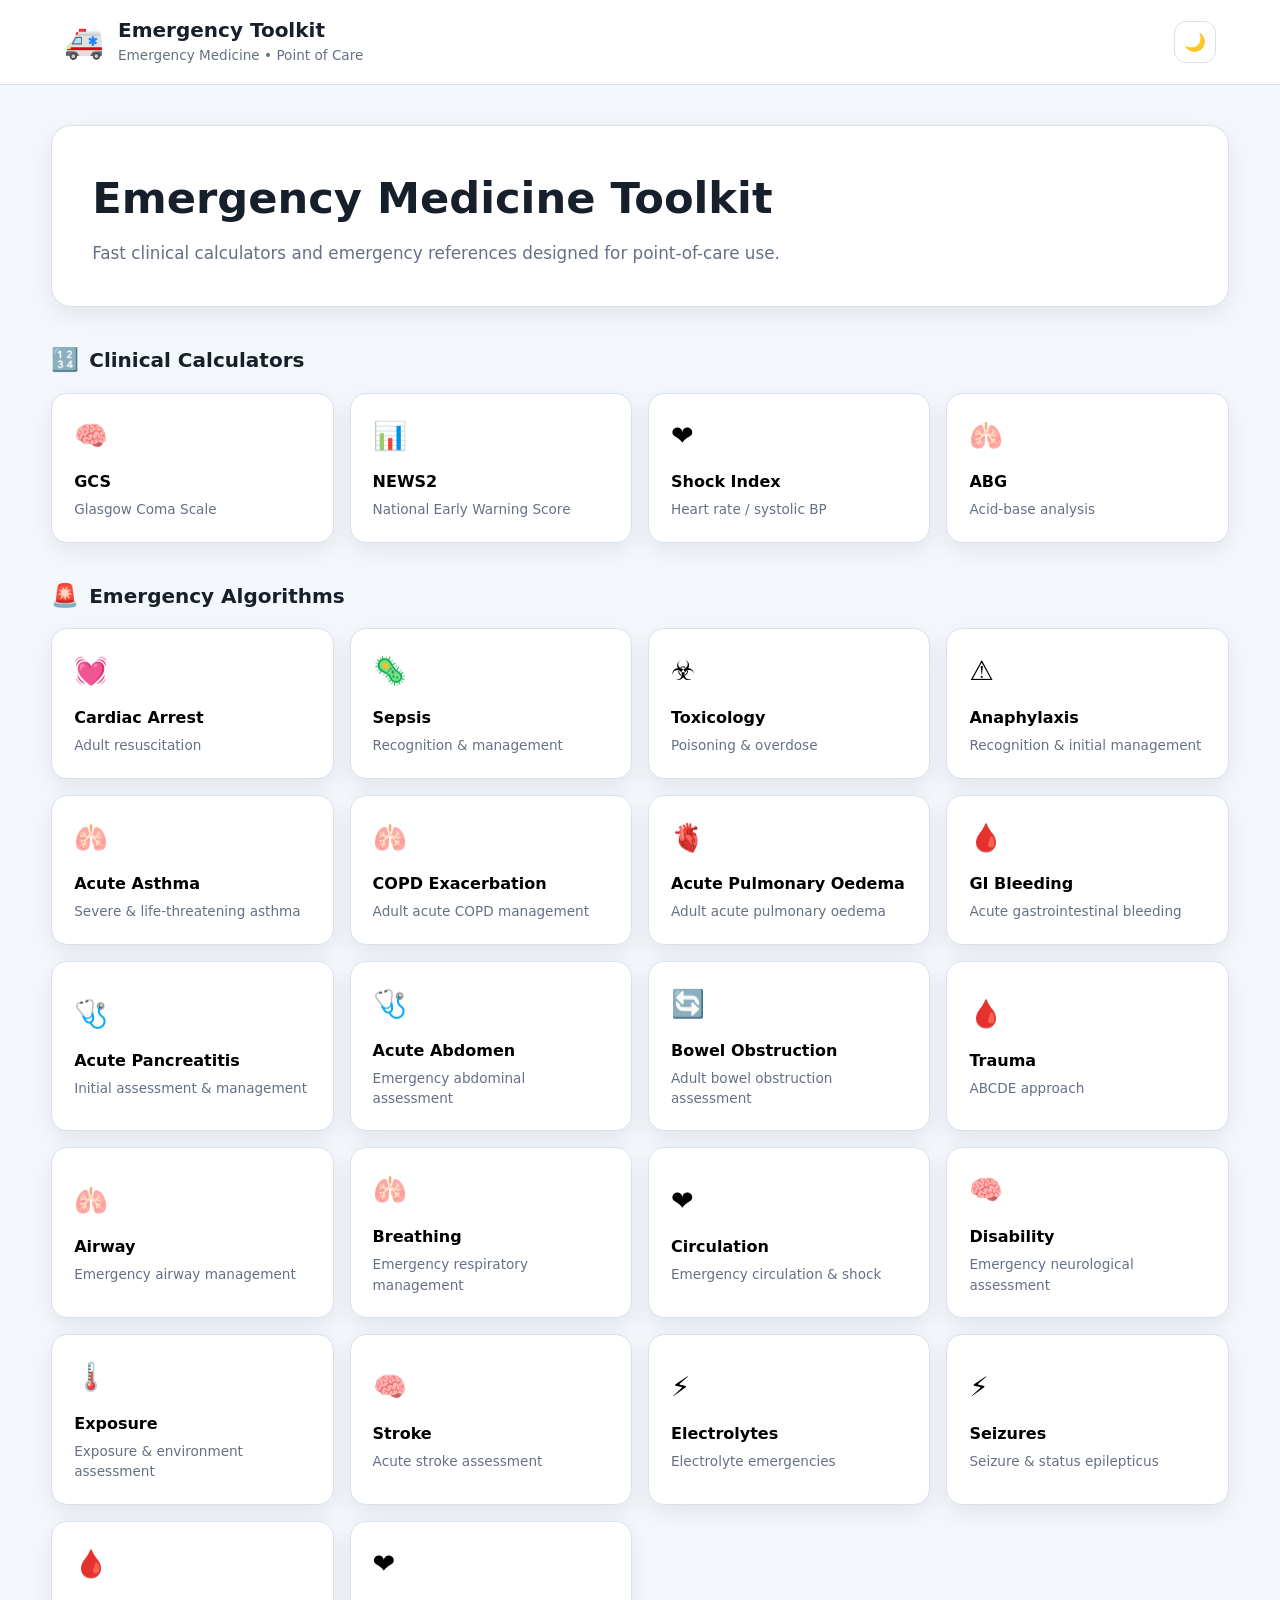
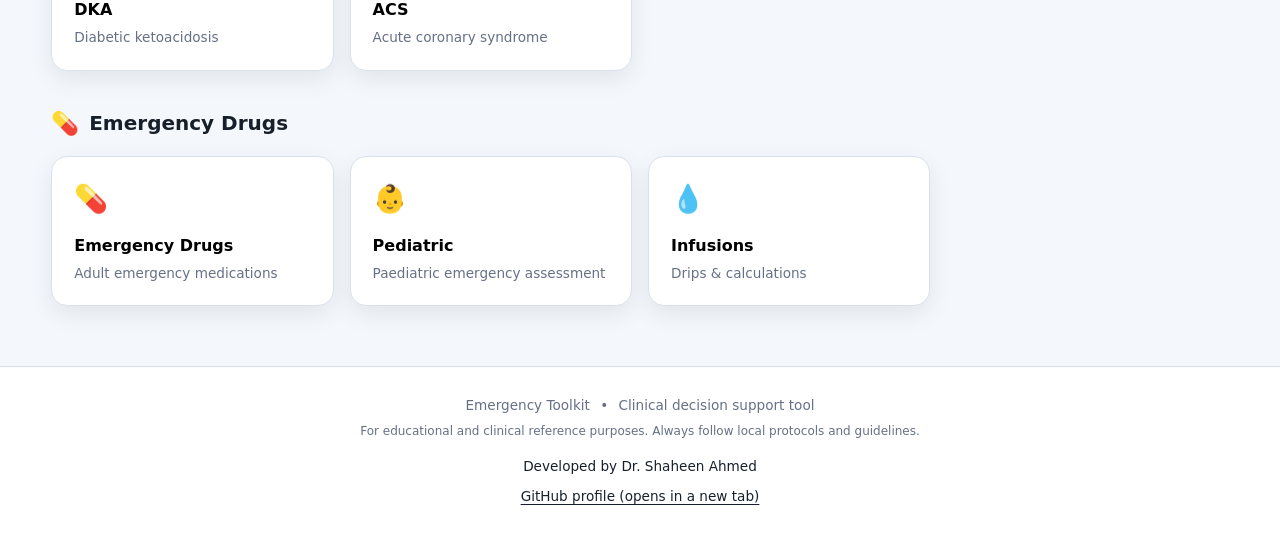
<file: index.html>
<!DOCTYPE html>
<html lang="en">
<head>
    <meta charset="UTF-8">
    <meta name="viewport" content="width=device-width, initial-scale=1.0">

    <title>Emergency Toolkit</title>

    <link rel="stylesheet" href="css/style.css">
</head>

<body>

    <header class="topbar">
        <div class="brand">
            <span class="brand-icon">🚑</span>
            <div>
                <h1>Emergency Toolkit</h1>
                <p>Emergency Medicine • Point of Care</p>
            </div>
        </div>

        <button id="themeToggle" class="theme-button">
            🌙
        </button>
    </header>


    <main class="container">

        <section class="hero">
            <h2>Emergency Medicine Toolkit</h2>

            <p>
                Fast clinical calculators and emergency references
                designed for point-of-care use.
            </p>
        </section>


        <section class="section">

            <div class="section-title">
                <span>🔢</span>
                <h2>Clinical Calculators</h2>
            </div>

            <div class="card-grid">

                <button class="tool-card">
                    <span class="tool-icon">🧠</span>
                    <strong>GCS</strong>
                    <small>Glasgow Coma Scale</small>
                </button>

                <button class="tool-card">
                    <span class="tool-icon">📊</span>
                    <strong>NEWS2</strong>
                    <small>National Early Warning Score</small>
                </button>

                <button class="tool-card">
                    <span class="tool-icon">❤️</span>
                    <strong>Shock Index</strong>
                    <small>Heart rate / systolic BP</small>
                </button>

                <button class="tool-card">
                    <span class="tool-icon">🫁</span>
                    <strong>ABG</strong>
                    <small>Acid-base analysis</small>
                </button>

            </div>

        </section>


<section class="section">

    <div class="section-title">
        <span>🚨</span>
        <h2>Emergency Algorithms</h2>
    </div>

    <div class="card-grid">

        <button class="tool-card" onclick="openCardiacArrest()">
            <span class="tool-icon">💓</span>
            <strong>Cardiac Arrest</strong>
            <small>Adult resuscitation</small>
        </button>

<button class="tool-card" onclick="openSepsis()">
    <span class="tool-icon">🦠</span>
    <strong>Sepsis</strong>
    <small>Recognition &amp; management</small>
</button>

<button class="tool-card" onclick="openToxicology()">
    <span class="tool-icon">☣️</span>
    <strong>Toxicology</strong>
    <small>Poisoning &amp; overdose</small>
</button>

<button class="tool-card" onclick="openAnaphylaxis()">
    <span class="tool-icon">⚠️</span>
    <strong>Anaphylaxis</strong>
    <small>Recognition &amp; initial management</small>
</button>

<button class="tool-card" onclick="openAsthma()">
    <span class="tool-icon">🫁</span>
    <strong>Acute Asthma</strong>
    <small>Severe &amp; life-threatening asthma</small>
</button>

<button class="tool-card" onclick="openCOPD()">
    <span class="tool-icon">🫁</span>
    <strong>COPD Exacerbation</strong>
    <small>Adult acute COPD management</small>
</button>

<button class="tool-card" onclick="openPulmonaryOedema()">
    <span class="tool-icon">🫀</span>
    <strong>Acute Pulmonary Oedema</strong>
    <small>Adult acute pulmonary oedema</small>
</button>

<button class="tool-card" onclick="openGIBleeding()">
    <span class="tool-icon">🩸</span>
    <strong>GI Bleeding</strong>
    <small>Acute gastrointestinal bleeding</small>
</button>

<button class="tool-card" onclick="openPancreatitis()">
    <span class="tool-icon">🩺</span>
    <strong>Acute Pancreatitis</strong>
    <small>Initial assessment &amp; management</small>
</button>

<button class="tool-card" onclick="openAcuteAbdomen()">
    <span class="tool-icon">🩺</span>
    <strong>Acute Abdomen</strong>
    <small>Emergency abdominal assessment</small>
</button>

<button class="tool-card" onclick="openBowelObstruction()">
    <span class="tool-icon">🔄</span>
    <strong>Bowel Obstruction</strong>
    <small>Adult bowel obstruction assessment</small>
</button>

        <button class="tool-card" onclick="openTrauma()">
    <span class="tool-icon">🩸</span>
    <strong>Trauma</strong>
    <small>ABCDE approach</small>
</button>

        <button class="tool-card" onclick="openAirway()">
    <span class="tool-icon">🫁</span>
    <strong>Airway</strong>
    <small>Emergency airway management</small>
</button>

<button class="tool-card" onclick="openBreathing()">
    <span class="tool-icon">🫁</span>
    <strong>Breathing</strong>
    <small>Emergency respiratory management</small>
</button>

<button class="tool-card" onclick="openCirculation()">
    <span class="tool-icon">❤️</span>
    <strong>Circulation</strong>
    <small>Emergency circulation &amp; shock</small>
</button>

<button class="tool-card" onclick="openDisability()">
    <span class="tool-icon">🧠</span>
    <strong>Disability</strong>
    <small>Emergency neurological assessment</small>
</button>

<button class="tool-card" onclick="openExposure()">
    <span class="tool-icon">🌡️</span>
    <strong>Exposure</strong>
    <small>Exposure &amp; environment assessment</small>
</button>

<button class="tool-card" onclick="openStroke()">
    <span class="tool-icon">🧠</span>
    <strong>Stroke</strong>
    <small>Acute stroke assessment</small>
</button>

<button class="tool-card" onclick="openElectrolytes()">
    <span class="tool-icon">⚡</span>
    <strong>Electrolytes</strong>
    <small>Electrolyte emergencies</small>
</button>

<button class="tool-card" onclick="openSeizures()">
    <span class="tool-icon">⚡</span>
    <strong>Seizures</strong>
    <small>Seizure &amp; status epilepticus</small>
</button>

<button class="tool-card" onclick="openDKA()">
    <span class="tool-icon">🩸</span>
    <strong>DKA</strong>
    <small>Diabetic ketoacidosis</small>
</button>

<button class="tool-card" onclick="openACS()">
    <span class="tool-icon">❤️</span>
    <strong>ACS</strong>
    <small>Acute coronary syndrome</small>
</button>

    </div>

</section>


        <section class="section">

            <div class="section-title">
                <span>💊</span>
                <h2>Emergency Drugs</h2>
            </div>

            <div class="card-grid">

                <button class="tool-card" onclick="openEmergencyDrugs()">
    <span class="tool-icon">💊</span>
    <strong>Emergency Drugs</strong>
    <small>Adult emergency medications</small>
</button>

                <button class="tool-card" onclick="openPaediatric()">
    <span class="tool-icon">👶</span>
    <strong>Pediatric</strong>
    <small>Paediatric emergency assessment</small>
</button>

                <button class="tool-card" onclick="openInfusionsCalculator()">
    <span class="tool-icon">💧</span>
    <strong>Infusions</strong>
    <small>Drips &amp; calculations</small>
</button>

            </div>

        </section>

    </main>


    <footer>
        <p>
            Emergency Toolkit
            <span>•</span>
            Clinical decision support tool
        </p>

        <p class="disclaimer">
            For educational and clinical reference purposes.
            Always follow local protocols and guidelines.
        </p>

        <p class="developer-attribution">
            Developed by Dr. Shaheen Ahmed<br>
            <a href="https://github.com/ShaheenMedTech" target="_blank" rel="noopener noreferrer">GitHub profile (opens in a new tab)</a>
        </p>
    </footer>


<script src="js/calculators/news2.js"></script>
<script src="js/calculators/shock-index.js"></script>
<script src="js/calculators/acid-base.js"></script>
<script src="js/calculators/gcs.js"></script>

<script src="js/algorithms/cardiac-arrest.js"></script>
<script src="js/algorithms/sepsis.js"></script>
<script src="js/algorithms/toxicology.js"></script>
<script src="js/algorithms/anaphylaxis.js"></script>
<script src="js/algorithms/asthma.js"></script>
<script src="js/algorithms/copd.js"></script>
<script src="js/algorithms/pulmonary-oedema.js"></script>
<script src="js/algorithms/gi-bleeding.js"></script>
<script src="js/algorithms/pancreatitis.js"></script>
<script src="js/algorithms/acute-abdomen.js"></script>
<script src="js/algorithms/bowel-obstruction.js"></script>
<script src="js/algorithms/trauma.js"></script>
<script src="js/algorithms/airway.js"></script>
<script src="js/algorithms/breathing.js"></script>
<script src="js/algorithms/circulation.js"></script>
<script src="js/algorithms/disability.js"></script>
<script src="js/algorithms/exposure.js"></script>
<script src="js/algorithms/stroke.js"></script>
<script src="js/algorithms/electrolytes.js"></script>
<script src="js/algorithms/seizures.js"></script>
<script src="js/algorithms/dka.js"></script>
<script src="js/algorithms/acs.js"></script>
<script src="js/algorithms/emergency-drugs.js"></script>
<script src="js/algorithms/paediatric.js"></script>
<script src="js/calculators/infusions.js"></script>

<script src="js/app.js"></script>

</body>
</html>
</file>
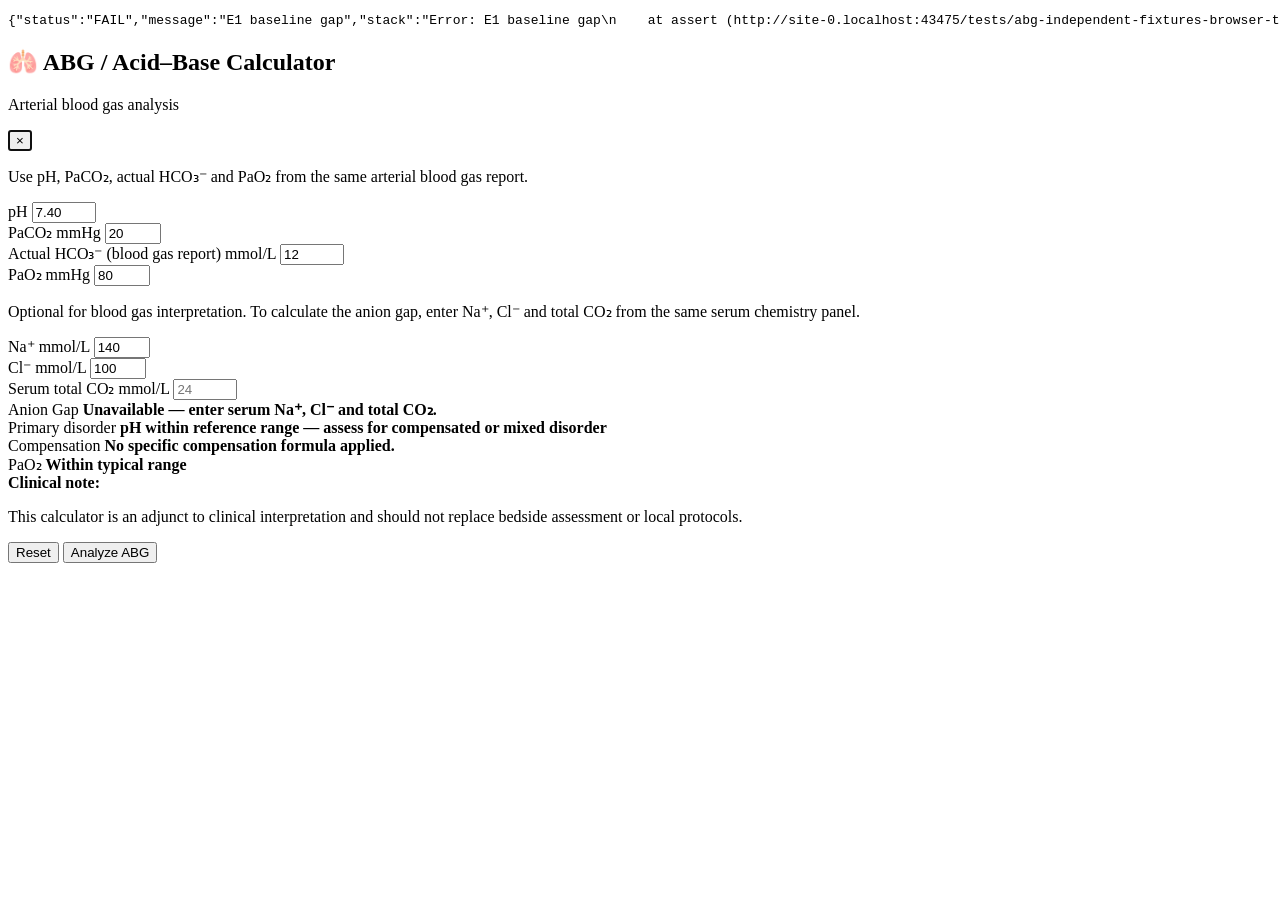
<file: tests/abg-independent-fixtures-browser-test.html>
<!doctype html>
<html lang="en">
<meta charset="utf-8">
<meta name="viewport" content="width=device-width, initial-scale=1">
<title>ABG baseline fixtures — not clinical acceptance</title>
<body>
<pre id="verification">RUNNING</pre>
<script src="browser-harness-guard.js"></script>
<script src="fixtures/abg-baseline-fixtures.js"></script>
<script src="../js/calculators/acid-base.js"></script>
<script>
const fixtures = ABGBaselineFixtures;
const outputs = ["abgAG", "abgPrimary", "abgCompensation", "abgOxygen"];
const alerts = [];
window.alert = message => alerts.push(message);
const get = id => document.getElementById(id);
const assert = (condition, message) => { if (!condition) throw Error(message); };
const cleared = () => assert(outputs.every(id => get(id).textContent.trim() === "—"), "All results must clear");
const set = (inputs, event) => {
    fixtures.ids.forEach((id, i) => {
        get(id).value = inputs[i];
        if (event) {
            get(id).dispatchEvent(new Event(event, { bubbles: true })); cleared();
            assert(get(id).value === inputs[i], "Edit must preserve input");
        }
    });
};
const calculate = () => get("calculateABG").click();
const limitation = "PaO₂ alone is not a standalone oxygenation assessment. Interpret with appropriate clinical and contextual information, including FiO₂, oxygen-delivery device, sample type, and local protocol.";
try {
    openABGCalculator();
    let exampleTransitions = 0;
    for (const fixture of fixtures.examples) for (const event of ["input", "change"]) {
        set(fixtures.examples[6].inputs); calculate();
        assert(outputs.every(id => get(id).textContent.trim() !== "—"), "Start with populated result");
        alerts.length = 0; set(fixture.inputs, event); cleared();
        assert(alerts.length === 0, "Edits must not validate or calculate"); calculate();
        if (fixture.alert) {
            assert(alerts.length === 1 && alerts[0] === fixture.alert, "Baseline validation failure"); cleared();
        } else {
            assert(alerts.length === 0, "Accepted baseline inputs");
            assert(get("abgAG").textContent === fixture.gap, `${fixture.id} baseline gap`);
            assert(get("abgPrimary").textContent === fixture.primary, `${fixture.id} BASELINE ONLY primary label`);
            assert(get("abgCompensation").textContent === fixture.compensation, `${fixture.id} BASELINE ONLY compensation`);
            assert(get("abgOxygen").textContent === `PaO₂: ${fixture.inputs[3]} mmHg — ${limitation}`, "Preserve oxygenation limitation");
        }
        assert(fixtures.ids.every((id, i) => get(id).value === fixture.inputs[i]), "Calculation must preserve entries");
        exampleTransitions++;
    }
    for (const row of fixtures.primaryBoundaries) {
        alerts.length = 0;
        set([...row.slice(0, 3), "80", "140", "105"], "input"); calculate();
        assert(alerts.length === 0, "Accepted synthetic baseline inputs");
        assert(get("abgPrimary").textContent === row[3], "Synthetic primary boundary BASELINE ONLY");
    }
    // Display snapshots only: decimal mathematics and binary error are checked
    // independently in Node. These values do not approve a clinical rounding policy.
    const numericalDisplays = [
        ["140", "105", "21.15", "13.8"],
        ["140", "105", "21.149999999999995", "13.9"],
        ["80", "80", "1.25", "-1.3"],
        ["140", "119", "20.99999999999997", "0.0"],
        ["140", "119", "21.00000000000003", "-0.0"],
        ["220", "40", "1", "179.0"],
        ["80", "180", "60", "-160.0"]
    ];
    for (const [na, cl, hco3, display] of numericalDisplays) {
        alerts.length = 0; set(["7.4", "40", hco3, "80", na, cl], "input"); calculate();
        assert(alerts.length === 0 && get("abgAG").textContent === display, "Current binary display snapshot ONLY");
    }
    set(fixtures.examples[6].inputs); calculate(); get("resetABG").click(); cleared();
    assert(fixtures.ids.every(id => get(id).value === ""), "Reset empties all inputs");
    set(fixtures.examples[6].inputs); calculate(); get("closeABG").click();
    assert(get("abgModal") === null, "Close removes modal");
    openABGCalculator(); cleared();
    assert(fixtures.ids.every(id => get(id).value === ""), "Reopening clears inputs");
    set(fixtures.examples[6].inputs); alerts.length = 0; calculate();
    assert(get("abgCompensation").textContent === fixtures.examples[6].compensation, "Recalculate after reopening");
    set(fixtures.examples[8].inputs, "change"); calculate(); cleared();
    assert(alerts.length === 1, "Invalid reopened calculation clears results");
    get("closeABG").click();
    get("verification").textContent = JSON.stringify({ status: "PASS", viewport: [innerWidth, innerHeight], exampleTransitions,
        primaryBoundaries: fixtures.primaryBoundaries.length, numericalDisplayCases: numericalDisplays.length,
        warning: "E1–E9 and synthetic labels are baseline regressions ONLY; all clinical policies remain PENDING",
        checks: "Input/change invalidation, preserved entries, explicit calculation, oxygenation limitation, reset and reopen" });
} catch (error) {
    get("verification").textContent = JSON.stringify({ status: "FAIL", message: error.message, stack: error.stack });
}
</script>
</body>
</html>
</file>
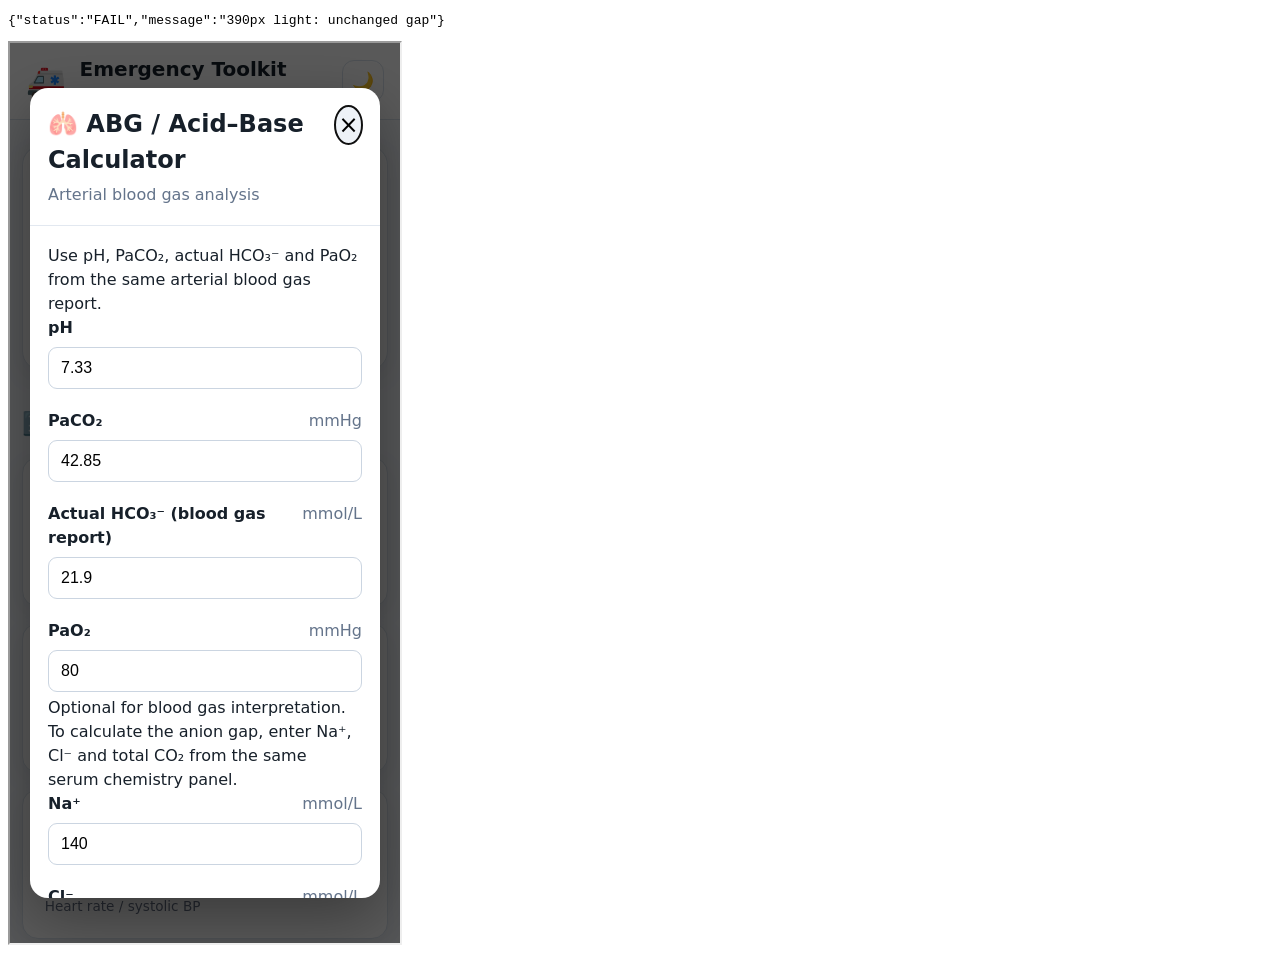
<file: tests/abg-mobile-overflow-browser-test.html>
<!doctype html>
<html lang="en">
<meta charset="utf-8">
<meta name="viewport" content="width=device-width, initial-scale=1">
<title>ABG populated result layout regression</title>
<body>
<pre id="verification">RUNNING</pre>
<script src="browser-harness-guard.js"></script>
<script src="fixtures/abg-baseline-fixtures.js"></script>
<iframe id="app" title="Emergency Toolkit layout test" height="900" src="../index.html"></iframe>
<script>
const frame = document.getElementById("app");
const assert = (condition, message) => { if (!condition) throw Error(message); };
frame.addEventListener("load", () => {
    try {
        const win = frame.contentWindow, doc = frame.contentDocument;
        const fixture = ABGBaselineFixtures.examples.find(item => item.id === "E8");
        const checks = [];
        win.openABGCalculator();
        ABGBaselineFixtures.ids.forEach((id, i) => { doc.getElementById(id).value = fixture.inputs[i]; });
        doc.getElementById("calculateABG").click();
        for (const width of [390, 320, 360, 1280]) for (const theme of ["light", "dark"]) {
            frame.width = String(width);
            doc.body.classList.toggle("dark-mode", theme === "dark");
            const modal = doc.querySelector(".abg-modal");
            const result = doc.getElementById("abgCompensation");
            const context = `${width}px ${theme}`;
            assert(win.innerWidth === width, `${context}: actual viewport width`);
            assert(modal.scrollWidth <= modal.clientWidth, `${context}: modal overflow ${modal.scrollWidth}/${modal.clientWidth}`);
            assert(doc.getElementById("abgAG").textContent === fixture.gap, `${context}: unchanged gap`);
            assert(doc.getElementById("abgPrimary").textContent === fixture.primary, `${context}: unchanged primary label`);
            assert(result.textContent === fixture.compensation, `${context}: exact Winter string preserved`);
            assert(modal.getAttribute("role") === "dialog" && doc.getElementById(modal.getAttribute("aria-labelledby")), `${context}: named accessible dialog`);
            const style = win.getComputedStyle(result);
            assert(style.display !== "none" && style.visibility === "visible" && style.userSelect !== "none", `${context}: visible selectable text`);
            const range = doc.createRange(); range.selectNodeContents(result);
            const selection = win.getSelection(); selection.removeAllRanges(); selection.addRange(range);
            assert(selection.toString() === fixture.compensation, `${context}: complete text remains selectable`);
            const bounds = modal.getBoundingClientRect();
            for (const rect of range.getClientRects()) {
                assert(rect.left >= bounds.left && rect.right <= bounds.right, `${context}: text must fit horizontally`);
                assert(rect.height > 0, `${context}: visible text fragments`);
            }
            selection.removeAllRanges();
            checks.push({ width, theme, clientWidth: modal.clientWidth, scrollWidth: modal.scrollWidth });
        }
        doc.getElementById("closeABG").click();
        document.getElementById("verification").textContent = JSON.stringify({ status: "PASS", checks,
            scope: "E8 baseline only; clinical policy remains PENDING", preserved: "Exact Winter text, calculations, named dialog and text selection" });
    } catch (error) {
        document.getElementById("verification").textContent = JSON.stringify({ status: "FAIL", message: error.message });
    }
});
</script>
</body>
</html>
</file>
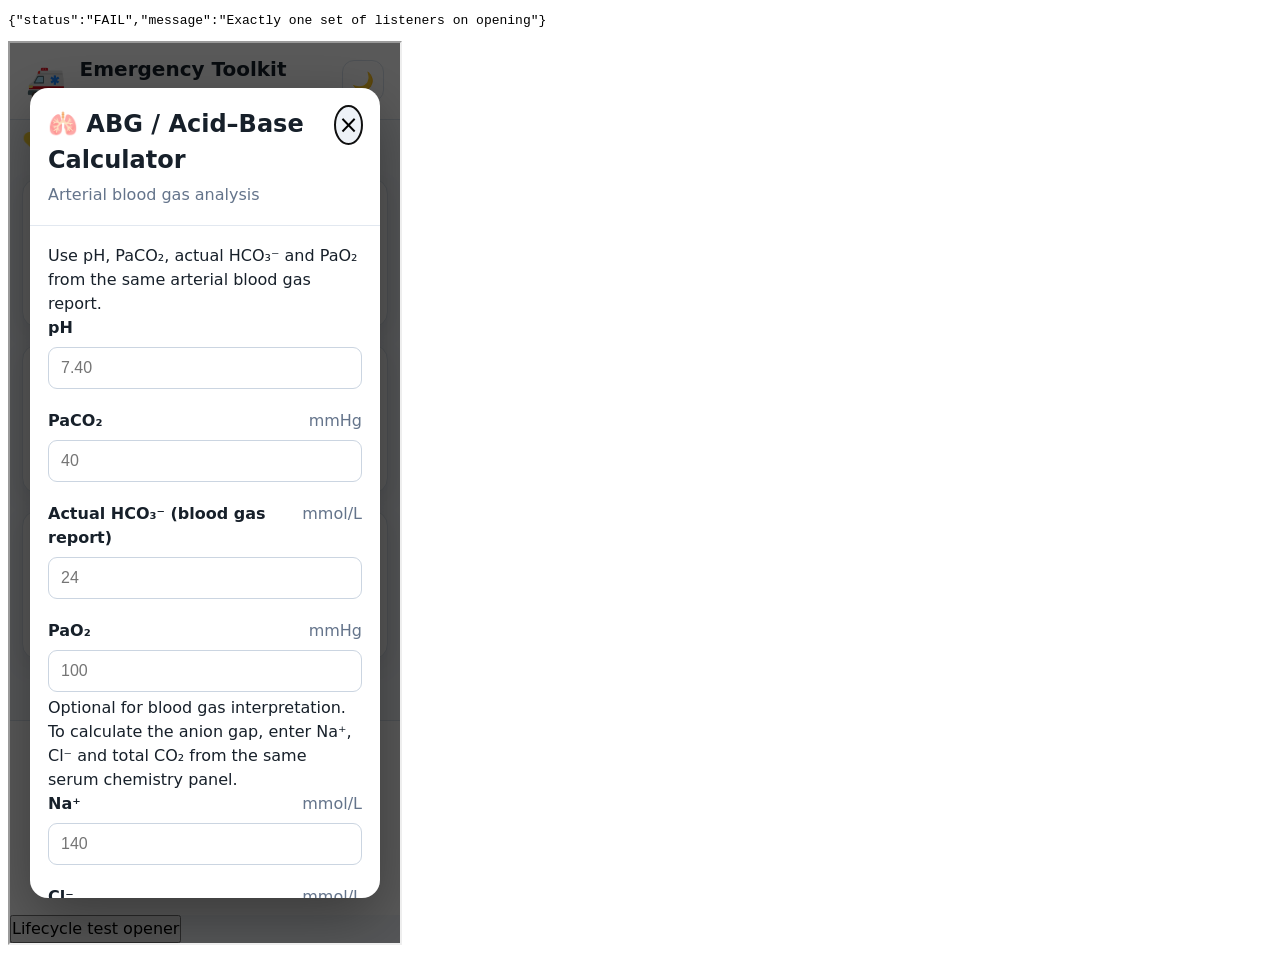
<file: tests/abg-modal-lifecycle-browser-test.html>
<!doctype html>
<html lang="en">
<meta charset="utf-8">
<title>ABG modal lifecycle regression</title>
<body>
<pre id="verification">RUNNING</pre>
<script src="browser-harness-guard.js"></script>
<script src="fixtures/abg-baseline-fixtures.js"></script>
<iframe id="app" title="Emergency Toolkit lifecycle test" height="900" src="../index.html"></iframe>
<script>
const assert = (ok, message) => { if (!ok) throw Error(message); };
const frame = document.getElementById("app");
frame.addEventListener("load", () => {
    const win = frame.contentWindow, doc = frame.contentDocument;
    const proto = win.EventTarget.prototype;
    const add = proto.addEventListener, remove = proto.removeEventListener;
    // Observe native registrations independently of the production cleanup registry.
    const registry = new Map();
    const count = target => [...(registry.get(target)?.values() || [])].reduce((n, set) => n + set.size, 0);
    const total = () => [...registry.keys()].reduce((n, target) => n + count(target), 0);
    proto.addEventListener = function(type, handler, options) {
        if ((this === doc && type === "keydown") || (this instanceof win.Element && this.closest("#abgModal"))) {
            if (!registry.has(this)) registry.set(this, new Map());
            if (!registry.get(this).has(type)) registry.get(this).set(type, new Set());
            registry.get(this).get(type).add(handler);
        }
        return add.call(this, type, handler, options);
    };
    proto.removeEventListener = function(type, handler, options) {
        registry.get(this)?.get(type)?.delete(handler);
        return remove.call(this, type, handler, options);
    };
    try {
        const opener = doc.createElement("button"); opener.textContent = "Lifecycle test opener"; doc.body.appendChild(opener);
        const fixture = ABGBaselineFixtures.examples.find(item => item.id === "E8");
        const populate = () => {
            ABGBaselineFixtures.ids.forEach((id, i) => { doc.getElementById(id).value = fixture.inputs[i]; });
            doc.getElementById("calculateABG").click();
            assert(doc.getElementById("abgCompensation").textContent === fixture.compensation, "Exact E8 text preserved");
        };
        const results = [];
        for (const width of [390, 1280]) for (const theme of ["light", "dark"]) {
            frame.width = String(width); doc.body.classList.toggle("dark-mode", theme === "dark");
            assert(win.innerWidth === width, "Actual viewport width");
            for (let cycle = 0; cycle < 10; cycle++) {
                opener.focus(); win.openABGCalculator();
                assert(total() === 16 && count(doc) === 1, "Exactly one set of listeners on opening");
                const oldModal = doc.getElementById("abgModal");
                const oldReset = doc.getElementById("resetABG");
                doc.getElementById("abgPH").focus(); win.openABGCalculator();
                assert(total() === 16 && count(doc) === 1, "No duplicate listeners after replacement");
                for (const target of registry.keys()) if (target instanceof win.Node && oldModal.contains(target)) assert(count(target) === 0, "Every replaced-modal listener removed");
                populate(); oldReset.click();
                assert(doc.getElementById("abgCompensation").textContent === fixture.compensation, "Detached reset cannot clear live results");
                const modal = doc.querySelector(".abg-modal");
                assert(modal.scrollWidth <= modal.clientWidth, "Mobile overflow correction preserved");
                for (const id of ABGBaselineFixtures.ids) for (const type of ["input", "change"]) {
                    populate(); doc.getElementById(id).dispatchEvent(new win.Event(type, { bubbles: true }));
                    assert(["abgAG", "abgPrimary", "abgCompensation", "abgOxygen"].every(id => doc.getElementById(id).textContent === "—"), "Input invalidation preserved");
                }
                const controls = [...modal.querySelectorAll('button, input, select, textarea, a[href], [tabindex]:not([tabindex="-1"])')].filter(el => !el.disabled && el.offsetParent !== null);
                const first = controls[0], last = controls[controls.length - 1];
                last.focus(); const tab = new win.KeyboardEvent("keydown", { key: "Tab", cancelable: true }); doc.dispatchEvent(tab);
                assert(tab.defaultPrevented && doc.activeElement === first, "Forward Tab wraps");
                const back = new win.KeyboardEvent("keydown", { key: "Tab", shiftKey: true, cancelable: true }); doc.dispatchEvent(back);
                assert(back.defaultPrevented && doc.activeElement === last, "Shift Tab wraps");
                doc.getElementById("abgPH").focus(); const middle = new win.KeyboardEvent("keydown", { key: "Tab", cancelable: true }); doc.dispatchEvent(middle);
                assert(!middle.defaultPrevented, "Interior Tab remains native");
                if (cycle % 2) doc.getElementById("closeABG").click();
                else { const escape = new win.KeyboardEvent("keydown", { key: "Escape", cancelable: true }); doc.dispatchEvent(escape); assert(escape.defaultPrevented, "Escape handled"); }
                assert(!doc.getElementById("abgModal") && total() === 0, "All listeners removed after close");
                assert(doc.activeElement === opener, "Original focus restored after replacement");
                oldReset.click(); assert(total() === 0, "Detached control remains inert");
            }
            results.push({ width, theme, cycles: 10, remainingListeners: total() });
        }
        document.getElementById("verification").textContent = JSON.stringify({ status: "PASS", checks: results });
    } catch (error) {
        document.getElementById("verification").textContent = JSON.stringify({ status: "FAIL", message: error.message });
    } finally {
        proto.addEventListener = add; proto.removeEventListener = remove;
    }
});
</script>
</body>
</html>
</file>
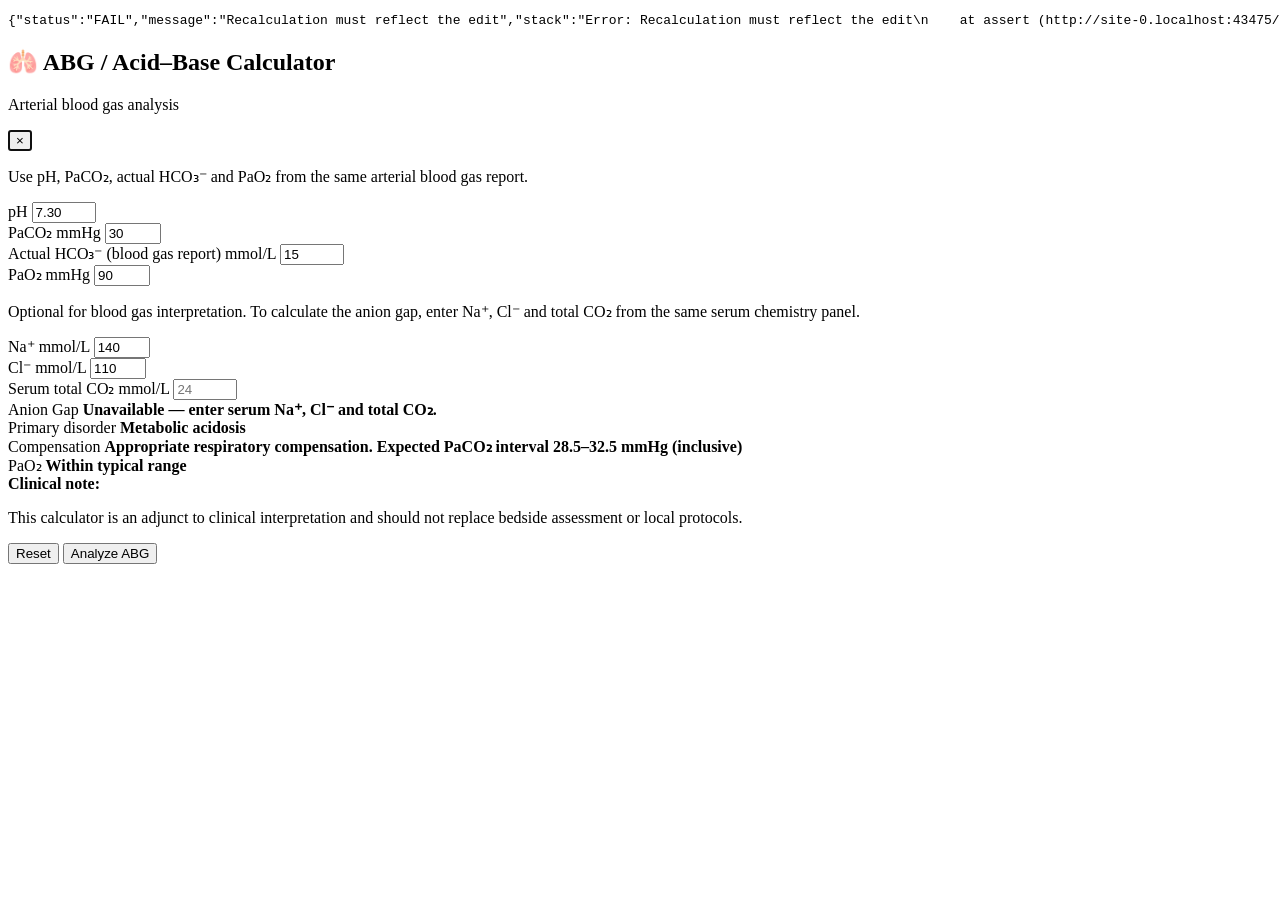
<file: tests/abg-result-safety-browser-test.html>
<!doctype html>
<html lang="en">
<meta charset="utf-8">
<meta name="viewport" content="width=device-width, initial-scale=1">
<title>ABG result-safety browser regression test</title>
<body>
<pre id="verification">RUNNING</pre>
<script src="browser-harness-guard.js"></script>
<script src="../js/calculators/acid-base.js"></script>
<script>
// Real-DOM lifecycle verification; no clinical algorithms or expectations added.
const baseline = { abgPH: "7.30", abgPCO2: "30", abgHCO3: "15", abgPaO2: "80", abgNa: "140", abgCl: "110" };
const changes = { abgPH: "7.50", abgPCO2: "60", abgHCO3: "18", abgPaO2: "90", abgNa: "142", abgCl: "108" };
const outputs = ["abgAG", "abgPrimary", "abgCompensation", "abgOxygen"];
const alerts = [];
window.alert = message => alerts.push(message);
const get = id => document.getElementById(id);
const assert = (condition, message) => { if (!condition) throw Error(message); };
const set = values => { for (const [id, value] of Object.entries(values)) get(id).value = value; };
const result = () => outputs.map(id => get(id).textContent.trim());
const inputValues = () => Object.keys(baseline).map(id => get(id).value);
const cleared = () => assert(result().every(value => value === "—"), "All results must be cleared");
const populated = () => assert(result().every(value => value && value !== "—"), "All results must be populated");
const calculate = () => get("calculateABG").click();
const dispatch = (id, event) => get(id).dispatchEvent(new Event(event, { bubbles: true }));
try {
    openABGCalculator();
    let transitions = 0;
    for (const [id, changed] of Object.entries(changes)) for (const event of ["input", "change"]) {
        alerts.length = 0; set(baseline); calculate(); populated();
        const previous = JSON.stringify(result());
        get(id).value = changed;
        const entered = JSON.stringify(inputValues());
        dispatch(id, event); cleared();
        assert(JSON.stringify(inputValues()) === entered, "Entered values must be preserved");
        assert(alerts.length === 0, "Edit must not validate or calculate");
        calculate(); populated(); assert(JSON.stringify(result()) !== previous, "Recalculation must reflect the edit");
        const updated = JSON.stringify(result());
        get(id).value = ""; dispatch(id, event); cleared(); calculate(); cleared();
        assert(alerts.length === 1, "Invalid recalculation must validate once");
        get(id).value = changed; dispatch(id, event); cleared();
        assert(alerts.length === 1, "Correction must not calculate");
        calculate(); assert(JSON.stringify(result()) === updated, "Corrected recalculation must recover");
        transitions++;
    }
    for (const id of Object.keys(baseline)) {
        alerts.length = 0; set(baseline); calculate(); populated();
        get(id).value = ""; calculate(); cleared(); assert(alerts.length === 1, "Invalid calculation must clear without edit events");
    }
    set(baseline); calculate(); get("resetABG").click(); cleared();
    assert(inputValues().every(value => value === ""), "Reset must empty inputs");
    set(baseline); calculate(); get("closeABG").click();
    assert(get("abgModal") === null, "Close must remove the dialog");
    openABGCalculator(); cleared(); assert(inputValues().every(value => value === ""), "Reopen must empty inputs");
    for (const id of Object.keys(baseline)) for (const event of ["input", "change"]) {
        set(baseline); calculate(); populated();
        get(id).value = changes[id]; dispatch(id, event); cleared();
        assert(get(id).value === changes[id], "Reopened input must be preserved");
    }
    // Independent fractional fixtures: preserve clinical prefixes and verify
    // explicit inclusive bounds, including both old rounding contradictions.
    let winterCases = 0;
    for (const [pco2, prefix] of [
        ["28.63", "Additional respiratory alkalosis."],
        ["28.65", "Appropriate respiratory compensation."],
        ["32.63", "Appropriate respiratory compensation."],
        ["32.65", "Appropriate respiratory compensation."],
        ["32.650001", "Additional respiratory acidosis."]
    ]) {
        set({ ...baseline, abgPH: "7.29", abgHCO3: "15.1", abgPCO2: pco2 });
        dispatch("abgHCO3", "input"); cleared(); calculate();
        assert(get("abgCompensation").textContent === `${prefix} Expected PaCO₂ interval 28.65–32.65 mmHg (inclusive)`, "Fractional Winter interval must agree with classification");
        winterCases++;
    }
    set({ ...baseline, abgPH: "7.33", abgHCO3: "21.9", abgPCO2: "42.85" });
    calculate();
    assert(get("abgCompensation").textContent.startsWith("Additional respiratory acidosis."), "Preserve raw floating-point classification");
    const interval = /interval ([\d.e+-]+)–([\d.e+-]+) mmHg/.exec(get("abgCompensation").textContent);
    assert(interval && Number(interval[2]) < 42.85, "Displayed bound must explain raw classification");
    for (const bound of [interval[1], interval[2]]) {
        get("abgPCO2").value = bound; dispatch("abgPCO2", "change"); cleared(); calculate();
        assert(get("abgCompensation").textContent.startsWith("Appropriate respiratory compensation."), "Raw displayed endpoints must remain inclusive");
        winterCases++;
    }
    get("resetABG").click(); cleared();
    get("closeABG").click(); openABGCalculator(); cleared();
    set({ ...baseline, abgPH: "7.29", abgHCO3: "15.1", abgPCO2: "32.63" }); calculate();
    assert(get("abgCompensation").textContent.endsWith("interval 28.65–32.65 mmHg (inclusive)"), "Reopened Winter calculation must recover");
    get("closeABG").click();
    get("verification").textContent = JSON.stringify({ status: "PASS", viewport: [innerWidth, innerHeight], transitions,
        winterCases, checks: "All six inputs, both events, preserved values, explicit recalculation, invalid recovery, reset, reopen and fractional Winter intervals" });
} catch (error) {
    get("verification").textContent = JSON.stringify({ status: "FAIL", message: error.message, stack: error.stack });
}
</script>
</body>
</html>
</file>
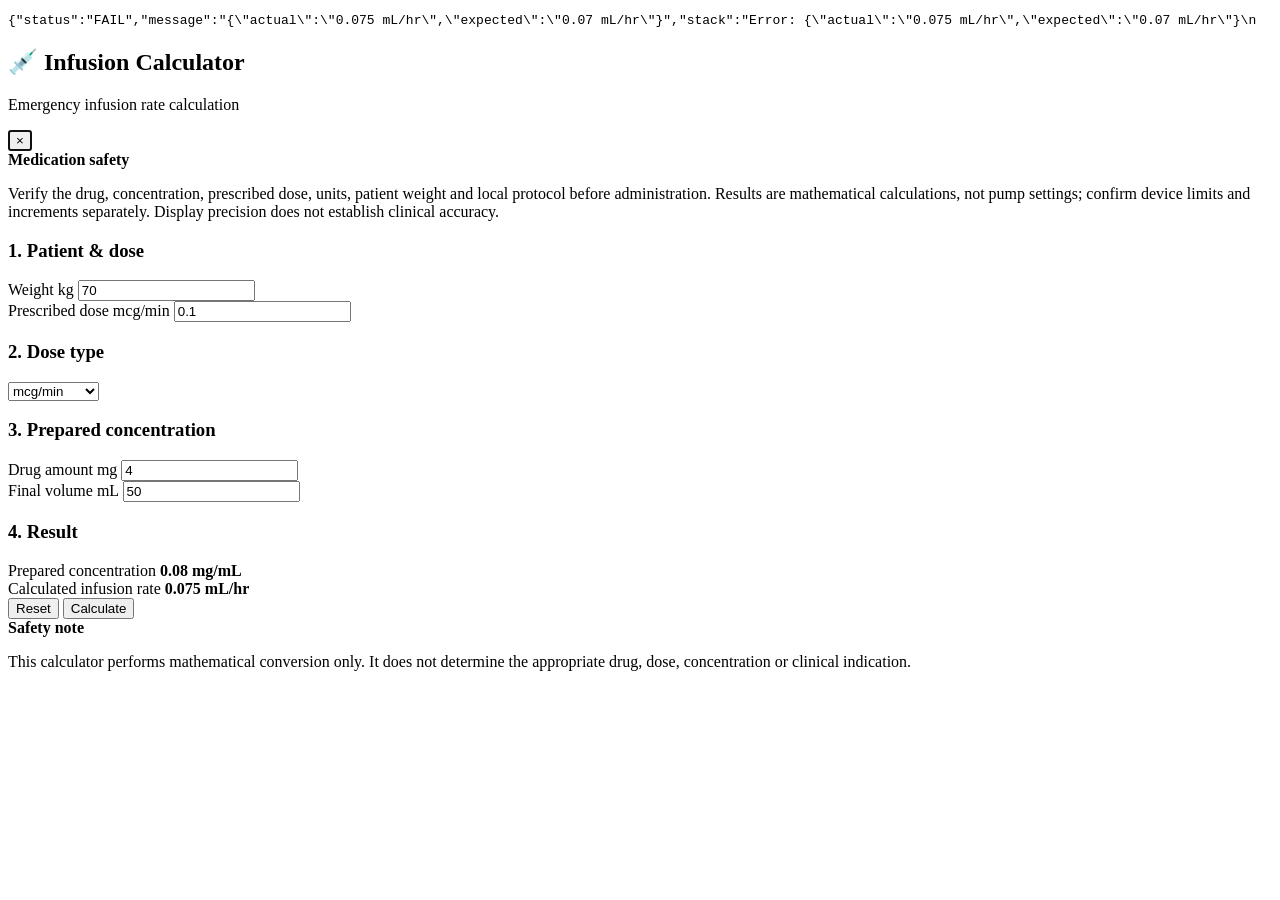
<file: tests/infusions-browser-test.html>
<!doctype html>
<html lang="en">
<meta charset="utf-8">
<meta name="viewport" content="width=device-width, initial-scale=1">
<title>Infusion verification — software tests only</title>
<body>
<pre id="verification">RUNNING</pre>
<script src="../js/calculators/infusions.js"></script>
<script>
// Standalone real-DOM harness. Open locally or run Chromium --headless --dump-dom.
// Display snapshots document unresolved rounding defects, not clinical validity.
const checks = [];
const alerts = [];
window.alert = message => alerts.push(message);
const get = id => document.getElementById(id);
const equal = (actual, expected) => {
    if (actual !== expected) throw Error(JSON.stringify({ actual, expected }));
};
const units = ["mcgkgmin", "mcgmin", "mgkgmin", "mgmin"];
const labels = ["mcg/kg/min", "mcg/min", "mg/kg/min", "mg/min"];
const displays = ["5.25 mL/hr", "0.07 mL/hr", "5250.00 mL/hr", "75.00 mL/hr"];
const base = { infusionWeight: 70, infusionDose: 0.1, infusionDrugAmount: 4,
    infusionFinalVolume: 50, infusionDoseType: "mcgkgmin" };
const change = (id, value) => {
    get(id).value = value;
    get(id).dispatchEvent(new Event("input", { bubbles: true }));
    get(id).dispatchEvent(new Event("change", { bubbles: true }));
};
const set = overrides => {
    alerts.length = 0;
    for (const [id, value] of Object.entries({ ...base, ...overrides })) change(id, value);
};
const calculate = () => get("calculateInfusion").click();
const cleared = () => {
    equal(get("infusionConcentration").textContent.trim(), "—");
    equal(get("infusionRate").textContent.trim(), "—");
};
try {
    openInfusionsCalculator();
    let transitions = 0;
    for (const from of units) for (const to of units) {
        if (from === to) continue;
        set({ infusionDoseType: from }); calculate();
        change("infusionDoseType", to); cleared(); equal(alerts.length, 0);
        equal(get("infusionDoseUnitLabel").textContent, labels[units.indexOf(to)]);
        calculate(); equal(get("infusionRate").textContent, displays[units.indexOf(to)]);
        transitions++;
    }
    equal(transitions, 12);
    checks.push("PASS — all 12 ordered unit transitions and current display snapshots");
    for (const infusionDoseType of units) {
        for (const id of Object.keys(base)) {
            set({ infusionDoseType }); calculate();
            change(id, id === "infusionDoseType" ? "unsupported" : ""); cleared();
            if (id === "infusionWeight" && !infusionDoseType.includes("kg")) change("infusionDose", "");
            calculate(); cleared(); equal(alerts.length, 1);
            set({ infusionDoseType }); cleared(); calculate(); equal(alerts.length, 0);
        }
        // HTML number inputs sanitize malformed/non-finite strings to blank.
        for (const value of ["abc", "Infinity", "NaN", "1e309", "0", "-1", "0.0000009"]) {
            set({ infusionDoseType }); calculate(); change("infusionDose", value);
            cleared(); calculate(); cleared(); equal(alerts.length, 1);
        }
        set({ infusionDoseType }); calculate();
        change("infusionDose", "1e308"); change("infusionWeight", 1);
        change("infusionDrugAmount", "0.000001"); change("infusionFinalVolume", 1);
        calculate(); cleared(); equal(alerts.length, 1);
        set({ infusionDoseType }); calculate(); equal(alerts.length, 0);
        get("resetInfusions").click(); cleared();
        for (const id of Object.keys(base).filter(id => id !== "infusionDoseType")) equal(get(id).value, "");
        equal(get("infusionDoseType").value, "mcgkgmin");
        equal(get("infusionDoseUnitLabel").textContent, "mcg/kg/min");
        set({ infusionDoseType }); calculate(); get("closeInfusions").click();
        equal(get("infusionsModal"), null);
        openInfusionsCalculator(); cleared();
        equal(get("infusionDose").value, ""); equal(get("infusionDoseType").value, "mcgkgmin");
    }
    for (const unit of ["unsupported", "mg/hr"]) {
        set({}); calculate();
        const option = document.createElement("option");
        option.value = unit; option.textContent = unit;
        get("infusionDoseType").appendChild(option);
        change("infusionDoseType", unit); cleared(); calculate(); cleared();
        equal(alerts.length, 1);
        equal(alerts[0], "The entered values produce a result outside the calculator's supported numeric range. Please check the values and units.");
        equal(get("infusionDoseType").value, unit);
        option.remove(); set({}); calculate(); equal(alerts.length, 0);
    }
    checks.push("PASS — explicit unsupported-unit rejection preserves failure message and inputs");
    checks.push("PASS — all-unit input invalidation, invalid/corrected recovery, overflow, reset and reopen");
    for (const [overrides, id, display] of [
        [{ infusionDose: 0.005, infusionDrugAmount: 60, infusionFinalVolume: 1000 }, "infusionRate", "0.01 mL/hr"],
        [{ infusionDose: 0.006, infusionDrugAmount: 60, infusionFinalVolume: 1000 }, "infusionRate", "0.01 mL/hr"],
        [{ infusionDose: 0.0149, infusionDrugAmount: 60, infusionFinalVolume: 1000 }, "infusionRate", "0.01 mL/hr"],
        [{ infusionDose: 0.001, infusionDrugAmount: 0.5, infusionFinalVolume: 1000 }, "infusionConcentration", "0.001 mg/mL"]
    ]) {
        set({ infusionDoseType: "mcgmin", ...overrides }); calculate(); equal(get(id).textContent, display);
    }
    checks.push("UNRESOLVED — small-rate/concentration rounding defects reproduced; current displays are not clinical acceptance criteria");
    get("closeInfusions").click();
    get("verification").textContent = JSON.stringify({ status: "PASS", viewport: [innerWidth, innerHeight], checks });
} catch (error) {
    get("verification").textContent = JSON.stringify({ status: "FAIL", message: error.message, stack: error.stack, checks });
}
</script>
</body>
</html>
</file>
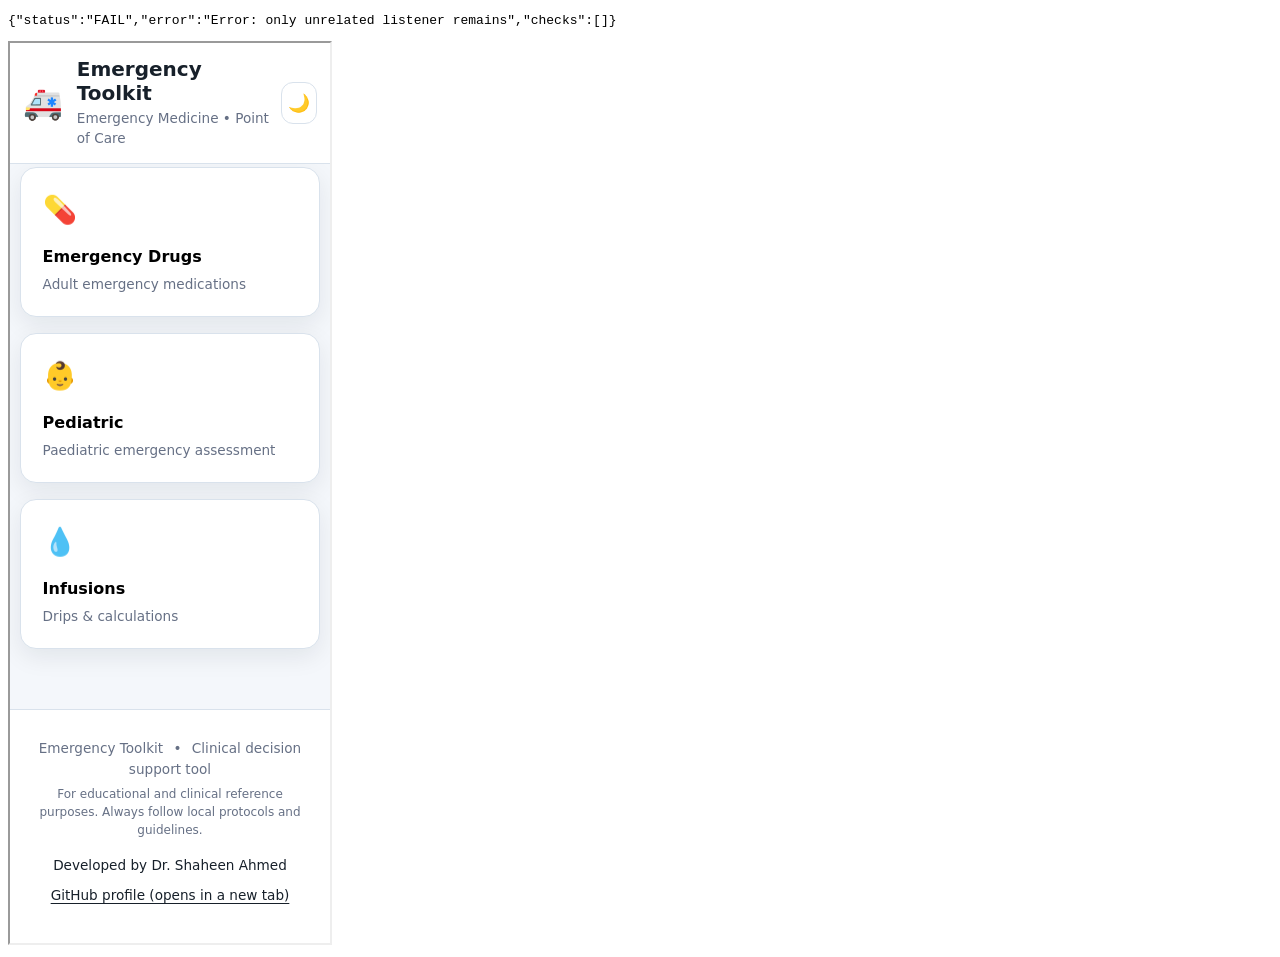
<file: tests/modal-keyboard-lifecycle-browser-test.html>
<!doctype html>
<html lang="en">
<meta charset="utf-8">
<title>GCS NEWS2 Shock Index keyboard lifecycle regression</title>
<pre id="verification">RUNNING</pre>
<script src="browser-harness-guard.js"></script>
<iframe id="app" title="Calculator lifecycle test" height="900" src="../index.html"></iframe>
<script>
const assert = (ok, message) => { if (!ok) throw Error(message); };
const frame = document.getElementById('app');
frame.addEventListener('load', () => {
    const win = frame.contentWindow, doc = frame.contentDocument;
    const add = doc.addEventListener, remove = doc.removeEventListener;
    const keys = new Set(), removals = new Map();
    doc.addEventListener = function(type, handler, options) {
        if (type === 'keydown') keys.add(handler);
        return add.call(this, type, handler, options);
    };
    doc.removeEventListener = function(type, handler, options) {
        if (type === 'keydown') {
            keys.delete(handler); removals.set(handler, (removals.get(handler) || 0) + 1);
        }
        return remove.call(this, type, handler, options);
    };
    const key = (value, shiftKey = false) => {
        const event = new win.KeyboardEvent('keydown', { key: value, shiftKey, cancelable: true });
        doc.dispatchEvent(event); return event;
    };
    const unrelated = () => {};
    const trigger = doc.createElement('button'); trigger.textContent = 'Test opener'; doc.body.appendChild(trigger);
    const checks = [];
    try {
        doc.addEventListener('keydown', unrelated);
        for (const width of [320, 360, 390, 768, 1280]) for (const theme of ['light', 'dark']) {
            frame.width = String(width); doc.body.classList.toggle('dark-mode', theme === 'dark');
            assert(win.innerWidth === width, 'actual viewport');
            for (const [open, close, replace] of [
                ['openGCSCalculator', 'closeGCS', false],
                ['openNEWS2Calculator', 'closeNEWS2', true],
                ['openShockIndexCalculator', 'closeShock', true]
            ]) {
                for (let cycle = 0; cycle < 20; cycle++) {
                    trigger.focus(); win[open]();
                    assert(keys.size === 2, 'one owned listener plus unrelated listener');
                    let button = doc.getElementById(close);
                    if (replace) {
                        button.closest('[role="dialog"]').querySelector('input').focus();
                        win[open](); assert(keys.size === 2, 'replacement releases old callback');
                        const focus = doc.activeElement; button.click();
                        assert(doc.activeElement === focus && keys.size === 2, 'old close inert');
                        button = doc.getElementById(close);
                    }
                    const dialog = button.closest('[role="dialog"]');
                    const controls = [...dialog.querySelectorAll('button,input,select,textarea,a[href],[tabindex]:not([tabindex="-1"])')]
                        .filter(el => !el.disabled && el.offsetParent !== null);
                    controls.at(-1).focus();
                    assert(key('Tab').defaultPrevented && doc.activeElement === controls[0], 'Tab wraps');
                    assert(key('Tab', true).defaultPrevented && doc.activeElement === controls.at(-1), 'Shift Tab wraps');
                    controls[1].focus(); assert(!key('Tab').defaultPrevented, 'interior Tab native');
                    if (!replace && cycle % 3 === 0) {
                        dialog.click(); assert(keys.size === 2, 'inside click retained');
                        doc.getElementById('gcsOverlay').click();
                    } else if (cycle % 2) button.click();
                    else assert(key('Escape').defaultPrevented, 'Escape dismissed');
                    assert(keys.size === 1 && keys.has(unrelated), 'only unrelated listener remains');
                    assert(doc.activeElement === trigger, 'original focus restored');
                    button.click();
                    assert(!key('Tab').defaultPrevented && !key('Escape').defaultPrevented, 'no detached key handling');
                }
                checks.push({ width, theme, calculator: open, cycles: 20, remainingOwnedListeners: keys.size - 1 });
            }
        }
        assert([...removals.values()].every(n => n === 1), 'exactly one removal per owned listener');
        document.getElementById('verification').textContent = JSON.stringify({ status: 'PASS', checks });
    } catch (error) {
        document.getElementById('verification').textContent = JSON.stringify({ status: 'FAIL', error: String(error), checks });
    } finally {
        remove.call(doc, 'keydown', unrelated);
        doc.addEventListener = add; doc.removeEventListener = remove;
        trigger.remove();
    }
});
</script>
</html>
</file>
<file: css/style.css>
:root {
    --bg: #f4f7fb;
    --surface: #ffffff;
    --surface-soft: #eef3f8;
    --text: #17202a;
    --muted: #667085;
    --border: #d9e2ec;
    --accent: #c62828;
    --accent-dark: #8e1b1b;
    --shadow: 0 8px 24px rgba(15, 23, 42, 0.08);
}

* {
    box-sizing: border-box;
    margin: 0;
    padding: 0;
}

body {
    font-family:
        Inter,
        system-ui,
        -apple-system,
        BlinkMacSystemFont,
        "Segoe UI",
        sans-serif;

    background: var(--bg);
    color: var(--text);
    min-height: 100vh;
    line-height: 1.5;
}

button {
    font: inherit;
}

.topbar {
    background: var(--surface);
    border-bottom: 1px solid var(--border);
    padding: 18px 5%;
    display: flex;
    align-items: center;
    justify-content: space-between;
    position: sticky;
    top: 0;
    z-index: 10;
}

.brand {
    display: flex;
    align-items: center;
    gap: 14px;
}

.brand-icon {
    font-size: 2rem;
}

.brand h1 {
    font-size: 1.25rem;
    line-height: 1.2;
}

.brand p {
    color: var(--muted);
    font-size: 0.85rem;
    margin-top: 3px;
}

.theme-button {
    width: 42px;
    height: 42px;
    border: 1px solid var(--border);
    border-radius: 12px;
    background: var(--surface);
    cursor: pointer;
    font-size: 1.1rem;
}

.theme-button:hover {
    background: var(--surface-soft);
}

.container {
    width: min(1200px, 92%);
    margin: 0 auto;
    padding: 40px 0 60px;
}

.hero {
    background: var(--surface);
    border: 1px solid var(--border);
    border-radius: 20px;
    padding: 40px;
    margin-bottom: 32px;
    box-shadow: var(--shadow);
}

.hero h2 {
    font-size: clamp(1.8rem, 4vw, 2.7rem);
    margin-bottom: 10px;
}

.hero p {
    max-width: 700px;
    color: var(--muted);
    font-size: 1.05rem;
}

.section {
    margin-top: 36px;
}

.section-title {
    display: flex;
    align-items: center;
    gap: 10px;
    margin-bottom: 16px;
}

.section-title span {
    font-size: 1.4rem;
}

.section-title h2 {
    font-size: 1.25rem;
}

.card-grid {
    display: grid;
    grid-template-columns: repeat(4, 1fr);
    gap: 16px;
}

.tool-card {
    text-align: left;
    border: 1px solid var(--border);
    border-radius: 16px;
    background: var(--surface);
    padding: 22px;
    min-height: 145px;
    cursor: pointer;
    box-shadow: var(--shadow);
    transition:
        transform 0.2s ease,
        border-color 0.2s ease,
        box-shadow 0.2s ease;
}

.tool-card:hover {
    transform: translateY(-3px);
    border-color: var(--accent);
    box-shadow: 0 12px 28px rgba(15, 23, 42, 0.12);
}

.tool-icon {
    display: block;
    font-size: 1.7rem;
    margin-bottom: 14px;
}

.tool-card strong {
    display: block;
    font-size: 1rem;
    margin-bottom: 5px;
}

.tool-card small {
    display: block;
    color: var(--muted);
    font-size: 0.85rem;
}

footer {
    border-top: 1px solid var(--border);
    background: var(--surface);
    text-align: center;
    padding: 28px 5%;
    color: var(--muted);
    font-size: 0.85rem;
}

footer span {
    margin: 0 6px;
}

.disclaimer {
    margin-top: 6px;
    font-size: 0.75rem;
}

.developer-attribution {
    margin-top: 16px;
    color: var(--text);
    line-height: 1.6;
    overflow-wrap: anywhere;
}

.developer-attribution a {
    display: inline-block;
    padding: 8px 0;
    color: inherit;
    text-decoration: underline;
    text-underline-offset: 3px;
}

@media (max-width: 900px) {
    .card-grid {
        grid-template-columns: repeat(2, 1fr);
    }
}

@media (max-width: 600px) {
    .topbar {
        padding: 14px 4%;
    }

    .container {
        width: 94%;
        padding-top: 25px;
    }

    .hero {
        padding: 26px;
    }

    .card-grid {
        grid-template-columns: 1fr;
    }

    .tool-card {
        min-height: 120px;
    }
}/* =========================
   GCS Calculator
   ========================= */

.calculator-modal {
    position: fixed;
    inset: 0;
    background: rgba(0, 0, 0, 0.65);
    display: flex;
    align-items: center;
    justify-content: center;
    z-index: 9999;
    padding: 20px;
}

.calculator-panel {
    width: min(650px, 100%);
    max-height: 90vh;
    overflow-y: auto;
    background: white;
    border-radius: 18px;
    padding: 24px;
    box-shadow: 0 20px 60px rgba(0, 0, 0, 0.3);
}

.calculator-header {
    display: flex;
    justify-content: space-between;
    align-items: flex-start;
    margin-bottom: 20px;
}

.calculator-header h2 {
    margin: 0;
    font-size: 24px;
}

.calculator-header p {
    margin: 5px 0 0;
    color: #64748b;
}

.close-calculator {
    border: none;
    background: transparent;
    font-size: 30px;
    cursor: pointer;
    color: #64748b;
}

.gcs-section {
    margin-bottom: 20px;
}

.gcs-section h3 {
    margin-bottom: 10px;
    font-size: 17px;
}

.gcs-section label {
    display: flex;
    align-items: center;
    gap: 10px;
    padding: 10px 12px;
    margin-bottom: 6px;
    border: 1px solid #e2e8f0;
    border-radius: 10px;
    cursor: pointer;
}

.gcs-section label:hover {
    background: #f8fafc;
}

.gcs-section input {
    accent-color: #2563eb;
}

.gcs-result {
    text-align: center;
    padding: 20px;
    margin: 20px 0;
    background: #f1f5f9;
    border-radius: 14px;
}

.gcs-score {
    font-size: 36px;
    font-weight: 700;
}

.gcs-interpretation {
    margin-top: 8px;
    color: #475569;
}

.calculator-actions {
    display: flex;
    gap: 10px;
}

.calculator-actions button {
    flex: 1;
    padding: 12px;
    border-radius: 10px;
    border: none;
    cursor: pointer;
    font-size: 15px;
}

.calculate-button {
    background: #2563eb;
    color: white;
}

.reset-button {
    background: #e2e8f0;
    color: #1e293b;
}

.calculate-button:hover {
    background: #1d4ed8;
}
/* ================================
   NEWS2 Calculator
   ================================ */

.news2-overlay {
    position: fixed;
    inset: 0;

    z-index: 9999;

    background: rgba(0, 0, 0, 0.65);

    display: flex;
    align-items: center;
    justify-content: center;

    padding: 20px;
}

.news2-modal {
    width: min(650px, 100%);
    max-height: 90vh;

    overflow-y: auto;

    background: #ffffff;
    color: #17202a;

    border-radius: 18px;

    box-shadow:
        0 20px 60px rgba(0, 0, 0, 0.35);
}

.news2-header {
    display: flex;
    align-items: flex-start;
    justify-content: space-between;

    padding: 22px 24px;

    border-bottom: 1px solid #e2e8f0;
}

.news2-header h2 {
    margin: 0;

    font-size: 1.4rem;
}

.news2-header p {
    margin: 4px 0 0;

    color: #64748b;
}

.news2-close {
    width: 38px;
    height: 38px;

    border: none;
    border-radius: 50%;

    background: #eef2f7;

    color: #222;

    font-size: 24px;

    cursor: pointer;
}

.news2-body {
    padding: 24px;
}

.news2-field {
    margin-bottom: 18px;
}

.news2-field label {
    display: flex;
    justify-content: space-between;
    align-items: center;

    margin-bottom: 7px;

    font-weight: 600;
}

.news2-field label span {
    color: #64748b;

    font-weight: 400;

    font-size: 0.85rem;
}

.news2-field input,
.news2-field select {
    width: 100%;

    padding: 11px 12px;

    border: 1px solid #cbd5e1;

    border-radius: 9px;

    background: #ffffff;

    color: #17202a;

    font-size: 1rem;
}

.news2-field small {
    display: block;

    margin-top: 5px;

    color: #64748b;

    font-size: 0.78rem;
}

.news2-result {
    margin-top: 24px;

    padding: 22px;

    text-align: center;

    background: #f1f5f9;

    border-radius: 14px;
}

.news2-total-label {
    color: #64748b;

    font-size: 0.95rem;
}

.news2-total {
    margin: 5px 0;

    font-size: 3rem;

    font-weight: 700;
}

.news2-risk {
    font-weight: 600;
}

.news2-actions {
    display: flex;

    gap: 10px;

    margin-top: 20px;
}

.news2-actions button {
    flex: 1;

    padding: 12px;

    border: none;

    border-radius: 9px;

    cursor: pointer;

    font-weight: 600;
}

.news2-reset {
    background: #e2e8f0;

    color: #1e293b;
}

.news2-calculate {
    background: #2563eb;

    color: #ffffff;
}

.news2-calculate:hover {
    background: #1d4ed8;
}

@media (max-width: 600px) {

    .news2-overlay {
        padding: 10px;
    }

    .news2-body {
        padding: 18px;
    }

    .news2-header {
        padding: 18px;
    }
}
/* ================================
   Shock Index Calculator
   ================================ */

.shock-overlay {
    position: fixed;
    inset: 0;
    z-index: 9999;

    background: rgba(0, 0, 0, 0.65);

    display: flex;
    align-items: center;
    justify-content: center;

    padding: 20px;
}

.shock-modal {
    width: min(560px, 100%);
    max-height: 90vh;
    overflow-y: auto;

    background: #ffffff;
    color: #17202a;

    border-radius: 18px;

    box-shadow:
        0 20px 60px rgba(0, 0, 0, 0.35);
}

.shock-header {
    display: flex;
    justify-content: space-between;
    align-items: flex-start;

    padding: 22px 24px;

    border-bottom: 1px solid #e2e8f0;
}

.shock-header h2 {
    margin: 0;
}

.shock-header p {
    margin: 5px 0 0;
    color: #64748b;
}

.shock-close {
    width: 38px;
    height: 38px;

    border: none;
    border-radius: 50%;

    background: #eef2f7;

    font-size: 24px;
    cursor: pointer;
}

.shock-body {
    padding: 24px;
}

.shock-field {
    margin-bottom: 18px;
}

.shock-field label {
    display: flex;
    justify-content: space-between;

    margin-bottom: 7px;

    font-weight: 600;
}

.shock-field label span {
    color: #64748b;
    font-weight: 400;
}

.shock-field input {
    width: 100%;

    padding: 12px;

    border: 1px solid #cbd5e1;
    border-radius: 9px;

    font-size: 1rem;
}

.shock-result {
    margin-top: 24px;
    padding: 24px;

    text-align: center;

    background: #f1f5f9;

    border-radius: 14px;
}

.shock-total-label {
    color: #64748b;
}

.shock-total {
    margin: 5px 0;

    font-size: 3rem;
    font-weight: 700;
}

.shock-interpretation {
    font-weight: 600;
}

.shock-actions {
    display: flex;
    gap: 10px;

    margin-top: 20px;
}

.shock-actions button {
    flex: 1;

    padding: 12px;

    border: none;
    border-radius: 9px;

    cursor: pointer;

    font-weight: 600;
}

.shock-reset {
    background: #e2e8f0;
}

.shock-calculate {
    background: #2563eb;
    color: white;
}

.shock-note {
    margin-top: 18px;

    padding: 14px;

    background: #f8fafc;

    border-radius: 10px;

    color: #64748b;

    font-size: 0.85rem;
}

.shock-note p {
    margin: 5px 0 0;
}
/* ================================
   ABG Calculator
   ================================ */

.abg-overlay {
    position: fixed;
    inset: 0;
    z-index: 9999;

    background: rgba(0, 0, 0, 0.65);

    display: flex;
    align-items: center;
    justify-content: center;

    padding: 20px;
}

.abg-modal {
    width: min(700px, 100%);
    max-height: 90vh;
    overflow-y: auto;

    background: #ffffff;
    color: #17202a;

    border-radius: 18px;

    box-shadow:
        0 20px 60px rgba(0, 0, 0, 0.35);
}

.abg-header {
    display: flex;
    justify-content: space-between;
    align-items: flex-start;

    padding: 22px 24px;

    border-bottom: 1px solid #e2e8f0;
}

.abg-header h2 {
    margin: 0;
}

.abg-header p {
    margin: 5px 0 0;

    color: #64748b;
}

.abg-close {
    width: 38px;
    height: 38px;

    border: none;
    border-radius: 50%;

    background: #eef2f7;

    font-size: 24px;

    cursor: pointer;
}

.abg-body {
    padding: 24px;
}

.abg-grid {
    display: grid;

    grid-template-columns:
        repeat(2, minmax(0, 1fr));

    gap: 16px;
}

.abg-field {
    margin-bottom: 4px;
}

.abg-field label {
    display: flex;
    justify-content: space-between;

    margin-bottom: 7px;

    font-weight: 600;
}

.abg-field label span {
    color: #64748b;

    font-weight: 400;
}

.abg-field input {
    width: 100%;

    padding: 11px 12px;

    border: 1px solid #cbd5e1;

    border-radius: 9px;

    font-size: 1rem;
}

.abg-result {
    margin-top: 24px;

    border-radius: 14px;

    background: #f1f5f9;

    padding: 20px;
}

.abg-result-row {
    display: flex;
    justify-content: space-between;

    gap: 20px;

    padding: 10px 0;

    border-bottom: 1px solid #dbe3eb;
}

.abg-result-row:last-child {
    border-bottom: none;
}

.abg-note {
    margin-top: 18px;

    padding: 14px;

    background: #f8fafc;

    border-radius: 10px;

    color: #64748b;

    font-size: 0.85rem;
}

.abg-note p {
    margin: 5px 0 0;
}

.abg-actions {
    display: flex;

    gap: 10px;

    margin-top: 20px;
}

.abg-actions button {
    flex: 1;

    padding: 12px;

    border: none;

    border-radius: 9px;

    cursor: pointer;

    font-weight: 600;
}

.abg-reset {
    background: #e2e8f0;
}

.abg-calculate {
    background: #2563eb;
    color: #ffffff;
}

@media (max-width: 600px) {

    .abg-grid {
        grid-template-columns: 1fr;
    }

    .abg-body {
        padding: 18px;
    }

    .abg-header {
        padding: 18px;
    }
}
/* =================================
   Cardiac Arrest
   ================================= */

.arrest-overlay {
    position: fixed;
    inset: 0;
    z-index: 9999;

    background: rgba(0, 0, 0, 0.72);

    display: flex;
    align-items: center;
    justify-content: center;

    padding: 16px;
}

.arrest-modal {
    width: min(820px, 100%);
    max-height: 92vh;

    overflow-y: auto;

    background: #ffffff;
    color: #17202a;

    border-radius: 18px;

    box-shadow:
        0 24px 70px rgba(0, 0, 0, 0.4);
}

.arrest-header {
    display: flex;
    justify-content: space-between;
    align-items: flex-start;

    padding: 22px 24px;

    border-bottom: 1px solid #e2e8f0;
}

.arrest-header h2 {
    margin: 0;
}

.arrest-header p {
    margin: 5px 0 0;

    color: #64748b;
}

.arrest-close {
    width: 38px;
    height: 38px;

    border: none;
    border-radius: 50%;

    background: #eef2f7;

    font-size: 24px;

    cursor: pointer;
}

.arrest-body {
    padding: 24px;
}

.arrest-alert {
    padding: 16px;

    margin-bottom: 20px;

    background: #fff4e5;

    border-left: 5px solid #f59e0b;

    border-radius: 10px;
}

.arrest-alert p {
    margin: 6px 0 0;
}

.arrest-section {
    margin-top: 24px;
}

.arrest-section h3 {
    margin-bottom: 10px;
}

.arrest-section ul,
.arrest-section ol {
    padding-left: 22px;
}

.arrest-section li {
    margin: 6px 0;
}

.arrest-card {
    padding: 16px;

    border-radius: 12px;
}

.shockable {
    background: #fff1f2;
    border-left: 5px solid #dc2626;
}

.nonshockable {
    background: #f8fafc;
    border-left: 5px solid #475569;
}

.rosc {
    background: #ecfdf5;
    border-left: 5px solid #16a34a;
}

.reversible-grid {
    display: grid;
    grid-template-columns: repeat(2, minmax(0, 1fr));

    gap: 16px;
}

.reversible-grid > div {
    padding: 16px;

    background: #f8fafc;

    border-radius: 12px;
}

.arrest-note {
    margin-top: 24px;

    padding: 16px;

    background: #f8fafc;

    color: #64748b;

    border-radius: 10px;

    font-size: 0.85rem;
}

@media (max-width: 600px) {

    .reversible-grid {
        grid-template-columns: 1fr;
    }

    .arrest-body {
        padding: 18px;
    }

    .arrest-header {
        padding: 18px;
    }
}
/* =================================
   Sepsis Quick Reference
   ================================= */

.sepsis-overlay {
    position: fixed;
    inset: 0;
    z-index: 9999;

    background: rgba(0, 0, 0, 0.72);

    display: flex;
    align-items: center;
    justify-content: center;

    padding: 16px;
}

.sepsis-modal {
    width: min(820px, 100%);
    max-height: 92vh;

    overflow-y: auto;

    background: #ffffff;
    color: #17202a;

    border-radius: 18px;

    box-shadow:
        0 24px 70px rgba(0, 0, 0, 0.4);
}

.sepsis-header {
    display: flex;
    justify-content: space-between;
    align-items: flex-start;

    padding: 22px 24px;

    border-bottom: 1px solid #e2e8f0;
}

.sepsis-header h2 {
    margin: 0;
}

.sepsis-header p {
    margin: 5px 0 0;
    color: #64748b;
}

.sepsis-close {
    width: 38px;
    height: 38px;

    border: none;
    border-radius: 50%;

    background: #eef2f7;

    font-size: 24px;

    cursor: pointer;
}

.sepsis-body {
    padding: 24px;
}

.sepsis-alert {
    padding: 16px;

    margin-bottom: 20px;

    background: #fff4e5;

    border-left: 5px solid #f59e0b;

    border-radius: 10px;
}

.sepsis-alert p {
    margin: 6px 0 0;
}

.sepsis-section {
    margin-top: 24px;
}

.sepsis-section h3 {
    margin-bottom: 10px;
}

.sepsis-section ul,
.sepsis-section ol {
    padding-left: 22px;
}

.sepsis-section li {
    margin: 6px 0;
}

.sepsis-card {
    padding: 16px;

    background: #f8fafc;

    border-radius: 12px;
}

.sepsis-card.urgent {
    background: #fff1f2;
    border-left: 5px solid #dc2626;
}

.sepsis-card.fluid {
    background: #eff6ff;
    border-left: 5px solid #2563eb;
}

.sepsis-card.vasopressor {
    background: #ecfdf5;
    border-left: 5px solid #16a34a;
}

.sepsis-card p {
    margin-top: 12px;
}

.sepsis-note {
    margin-top: 24px;

    padding: 16px;

    background: #f8fafc;

    color: #64748b;

    border-radius: 10px;

    font-size: 0.85rem;
}

.sepsis-note p {
    margin: 5px 0 0;
}

@media (max-width: 600px) {

    .sepsis-body {
        padding: 18px;
    }

    .sepsis-header {
        padding: 18px;
    }
}
/* =================================
   Major Trauma
   ================================= */

.trauma-overlay {
    position: fixed;
    inset: 0;
    z-index: 9999;

    background: rgba(0, 0, 0, 0.72);

    display: flex;
    align-items: center;
    justify-content: center;

    padding: 16px;
}

.trauma-modal {
    width: min(820px, 100%);
    max-height: 92vh;

    overflow-y: auto;

    background: #ffffff;
    color: #17202a;

    border-radius: 18px;

    box-shadow:
        0 24px 70px rgba(0, 0, 0, 0.4);
}

.trauma-header {
    display: flex;
    justify-content: space-between;
    align-items: flex-start;

    padding: 22px 24px;

    border-bottom: 1px solid #e2e8f0;
}

.trauma-header h2 {
    margin: 0;
}

.trauma-header p {
    margin: 5px 0 0;
    color: #64748b;
}

.trauma-close {
    width: 38px;
    height: 38px;

    border: none;
    border-radius: 50%;

    background: #eef2f7;

    font-size: 24px;

    cursor: pointer;
}

.trauma-body {
    padding: 24px;
}

.trauma-alert {
    padding: 16px;

    margin-bottom: 20px;

    background: #fff4e5;

    border-left: 5px solid #f59e0b;

    border-radius: 10px;
}

.trauma-alert p {
    margin: 6px 0 0;
}

.trauma-section {
    margin-top: 24px;
}

.trauma-section h3 {
    margin-bottom: 10px;
}

.trauma-section ul {
    padding-left: 22px;
}

.trauma-section li {
    margin: 6px 0;
}

.trauma-card {
    padding: 16px;

    background: #f8fafc;

    border-radius: 12px;
}

.trauma-card.critical {
    background: #fff1f2;
    border-left: 5px solid #dc2626;
}

.trauma-card.emergency {
    background: #fff7ed;
    border-left: 5px solid #ea580c;
}

.trauma-card.reassess {
    background: #eff6ff;
    border-left: 5px solid #2563eb;
}

.trauma-grid {
    display: grid;

    grid-template-columns:
        repeat(2, minmax(0, 1fr));

    gap: 16px;
}

.trauma-note {
    margin-top: 24px;

    padding: 16px;

    background: #f8fafc;

    color: #64748b;

    border-radius: 10px;

    font-size: 0.85rem;
}

.trauma-note p {
    margin: 5px 0 0;
}

@media (max-width: 600px) {

    .trauma-grid {
        grid-template-columns: 1fr;
    }

    .trauma-body {
        padding: 18px;
    }

    .trauma-header {
        padding: 18px;
    }
}
/* =================================
   Emergency Airway
   ================================= */

.airway-overlay {
    position: fixed;
    inset: 0;
    z-index: 9999;

    background: rgba(0, 0, 0, 0.72);

    display: flex;
    align-items: center;
    justify-content: center;

    padding: 16px;
}

.airway-modal {
    width: min(820px, 100%);
    max-height: 92vh;

    overflow-y: auto;

    background: #ffffff;
    color: #17202a;

    border-radius: 18px;

    box-shadow:
        0 24px 70px rgba(0, 0, 0, 0.4);
}

.airway-header {
    display: flex;
    justify-content: space-between;
    align-items: flex-start;

    padding: 22px 24px;

    border-bottom: 1px solid #e2e8f0;
}

.airway-header h2 {
    margin: 0;
}

.airway-header p {
    margin: 5px 0 0;
    color: #64748b;
}

.airway-close {
    width: 38px;
    height: 38px;

    border: none;
    border-radius: 50%;

    background: #eef2f7;

    font-size: 24px;

    cursor: pointer;
}

.airway-body {
    padding: 24px;
}

.airway-alert {
    padding: 16px;
    margin-bottom: 20px;

    background: #fff4e5;
    border-left: 5px solid #f59e0b;

    border-radius: 10px;
}

.airway-alert p {
    margin: 6px 0 0;
}

.airway-section {
    margin-top: 24px;
}

.airway-section h3 {
    margin-bottom: 10px;
}

.airway-section ul,
.airway-section ol {
    padding-left: 22px;
}

.airway-section li {
    margin: 6px 0;
}

.airway-card {
    padding: 16px;

    background: #f8fafc;
    border-radius: 12px;
}

.airway-card.critical {
    background: #fff1f2;
    border-left: 5px solid #dc2626;
}

.airway-card.emergency {
    background: #fff7ed;
    border-left: 5px solid #ea580c;
}

.airway-card.warning {
    background: #fff4e5;
    border-left: 5px solid #f59e0b;
}

.airway-grid {
    display: grid;

    grid-template-columns:
        repeat(2, minmax(0, 1fr));

    gap: 16px;
}

.airway-note {
    margin-top: 24px;

    padding: 16px;

    background: #f8fafc;

    color: #64748b;

    border-radius: 10px;

    font-size: 0.85rem;
}

.airway-note p {
    margin: 5px 0 0;
}

@media (max-width: 600px) {

    .airway-grid {
        grid-template-columns: 1fr;
    }

    .airway-body {
        padding: 18px;
    }

    .airway-header {
        padding: 18px;
    }
}
/* =================================
   Emergency Breathing
   ================================= */

.breathing-overlay {
    position: fixed;
    inset: 0;
    z-index: 9999;

    background: rgba(0, 0, 0, 0.72);

    display: flex;
    align-items: center;
    justify-content: center;

    padding: 16px;
}

.breathing-modal {
    width: min(820px, 100%);
    max-height: 92vh;

    overflow-y: auto;

    background: #ffffff;
    color: #17202a;

    border-radius: 18px;

    box-shadow:
        0 24px 70px rgba(0, 0, 0, 0.4);
}

.breathing-header {
    display: flex;
    justify-content: space-between;
    align-items: flex-start;

    padding: 22px 24px;

    border-bottom: 1px solid #e2e8f0;
}

.breathing-header h2 {
    margin: 0;
}

.breathing-header p {
    margin: 5px 0 0;
    color: #64748b;
}

.breathing-close {
    width: 38px;
    height: 38px;

    border: none;
    border-radius: 50%;

    background: #eef2f7;

    font-size: 24px;
    cursor: pointer;
}

.breathing-body {
    padding: 24px;
}

.breathing-alert {
    padding: 16px;
    margin-bottom: 20px;

    background: #fff4e5;
    border-left: 5px solid #f59e0b;

    border-radius: 10px;
}

.breathing-alert p {
    margin: 6px 0 0;
}

.breathing-section {
    margin-top: 24px;
}

.breathing-section h3 {
    margin-bottom: 10px;
}

.breathing-section ul,
.breathing-section ol {
    padding-left: 22px;
}

.breathing-section li {
    margin: 6px 0;
}

.breathing-card {
    padding: 16px;

    background: #f8fafc;
    border-radius: 12px;
}

.breathing-card.critical {
    background: #fff1f2;
    border-left: 5px solid #dc2626;
}

.breathing-card.emergency {
    background: #fff7ed;
    border-left: 5px solid #ea580c;
}

.breathing-card.oxygen {
    background: #eff6ff;
    border-left: 5px solid #2563eb;
}

.breathing-card.warning {
    background: #fff4e5;
    border-left: 5px solid #f59e0b;
}

.breathing-card.reassess {
    background: #ecfdf5;
    border-left: 5px solid #16a34a;
}

.breathing-grid {
    display: grid;

    grid-template-columns:
        repeat(2, minmax(0, 1fr));

    gap: 16px;
}

.breathing-note {
    margin-top: 24px;

    padding: 16px;

    background: #f8fafc;
    color: #64748b;

    border-radius: 10px;

    font-size: 0.85rem;
}

.breathing-note p {
    margin: 5px 0 0;
}

@media (max-width: 600px) {

    .breathing-grid {
        grid-template-columns: 1fr;
    }

    .breathing-body {
        padding: 18px;
    }

    .breathing-header {
        padding: 18px;
    }
}
/* =================================
   Emergency Circulation
   ================================= */

.circulation-overlay {
    position: fixed;
    inset: 0;
    z-index: 9999;

    background: rgba(0, 0, 0, 0.72);

    display: flex;
    align-items: center;
    justify-content: center;

    padding: 16px;
}

.circulation-modal {
    width: min(820px, 100%);
    max-height: 92vh;

    overflow-y: auto;

    background: #ffffff;
    color: #17202a;

    border-radius: 18px;

    box-shadow:
        0 24px 70px rgba(0, 0, 0, 0.4);
}

.circulation-header {
    display: flex;
    justify-content: space-between;
    align-items: flex-start;

    padding: 22px 24px;

    border-bottom: 1px solid #e2e8f0;
}

.circulation-header h2 {
    margin: 0;
}

.circulation-header p {
    margin: 5px 0 0;
    color: #64748b;
}

.circulation-close {
    width: 38px;
    height: 38px;

    border: none;
    border-radius: 50%;

    background: #eef2f7;

    font-size: 24px;
    cursor: pointer;
}

.circulation-body {
    padding: 24px;
}

.circulation-alert {
    padding: 16px;
    margin-bottom: 20px;

    background: #fff4e5;
    border-left: 5px solid #f59e0b;

    border-radius: 10px;
}

.circulation-alert p {
    margin: 6px 0 0;
}

.circulation-section {
    margin-top: 24px;
}

.circulation-section h3 {
    margin-bottom: 10px;
}

.circulation-section ul,
.circulation-section ol {
    padding-left: 22px;
}

.circulation-section li {
    margin: 6px 0;
}

.circulation-card {
    padding: 16px;

    background: #f8fafc;
    border-radius: 12px;
}

.circulation-card.critical {
    background: #fff1f2;
    border-left: 5px solid #dc2626;
}

.circulation-card.emergency {
    background: #fff7ed;
    border-left: 5px solid #ea580c;
}

.circulation-card.fluid {
    background: #eff6ff;
    border-left: 5px solid #2563eb;
}

.circulation-card.blood {
    background: #fef2f2;
    border-left: 5px solid #b91c1c;
}

.circulation-card.warning {
    background: #fff4e5;
    border-left: 5px solid #f59e0b;
}

.circulation-card.reassess {
    background: #ecfdf5;
    border-left: 5px solid #16a34a;
}

.circulation-grid {
    display: grid;

    grid-template-columns:
        repeat(2, minmax(0, 1fr));

    gap: 16px;
}

.circulation-note {
    margin-top: 24px;

    padding: 16px;

    background: #f8fafc;
    color: #64748b;

    border-radius: 10px;

    font-size: 0.85rem;
}

.circulation-note p {
    margin: 5px 0 0;
}

@media (max-width: 600px) {

    .circulation-grid {
        grid-template-columns: 1fr;
    }

    .circulation-body {
        padding: 18px;
    }

    .circulation-header {
        padding: 18px;
    }
}
/* =================================
   Emergency Disability
   ================================= */

.disability-overlay {
    position: fixed;
    inset: 0;
    z-index: 9999;

    background: rgba(0, 0, 0, 0.72);

    display: flex;
    align-items: center;
    justify-content: center;

    padding: 16px;
}

.disability-modal {
    width: min(820px, 100%);
    max-height: 92vh;

    overflow-y: auto;

    background: #ffffff;
    color: #17202a;

    border-radius: 18px;

    box-shadow:
        0 24px 70px rgba(0, 0, 0, 0.4);
}

.disability-header {
    display: flex;
    justify-content: space-between;
    align-items: flex-start;

    padding: 22px 24px;

    border-bottom: 1px solid #e2e8f0;
}

.disability-header h2 {
    margin: 0;
}

.disability-header p {
    margin: 5px 0 0;
    color: #64748b;
}

.disability-close {
    width: 38px;
    height: 38px;

    border: none;
    border-radius: 50%;

    background: #eef2f7;

    font-size: 24px;
    cursor: pointer;
}

.disability-body {
    padding: 24px;
}

.disability-alert {
    padding: 16px;
    margin-bottom: 20px;

    background: #fff4e5;
    border-left: 5px solid #f59e0b;

    border-radius: 10px;
}

.disability-alert p {
    margin: 6px 0 0;
}

.disability-section {
    margin-top: 24px;
}

.disability-section h3 {
    margin-bottom: 10px;
}

.disability-section ul,
.disability-section ol {
    padding-left: 22px;
}

.disability-section li {
    margin: 6px 0;
}

.disability-card {
    padding: 16px;

    background: #f8fafc;
    border-radius: 12px;
}

.disability-card.critical {
    background: #fff1f2;
    border-left: 5px solid #dc2626;
}

.disability-card.emergency {
    background: #fff7ed;
    border-left: 5px solid #ea580c;
}

.disability-card.warning {
    background: #fff4e5;
    border-left: 5px solid #f59e0b;
}

.disability-card.reassess {
    background: #ecfdf5;
    border-left: 5px solid #16a34a;
}

.disability-grid {
    display: grid;
    grid-template-columns: repeat(2, minmax(0, 1fr));
    gap: 16px;
}

.disability-note {
    margin-top: 24px;

    padding: 16px;

    background: #f8fafc;
    color: #64748b;

    border-radius: 10px;

    font-size: 0.85rem;
}

.disability-note p {
    margin: 5px 0 0;
}

@media (max-width: 600px) {

    .disability-grid {
        grid-template-columns: 1fr;
    }

    .disability-body {
        padding: 18px;
    }

    .disability-header {
        padding: 18px;
    }
}
/* =================================
   Emergency Exposure
   ================================= */

.exposure-overlay {
    position: fixed;
    inset: 0;
    z-index: 9999;

    background: rgba(0, 0, 0, 0.72);

    display: flex;
    align-items: center;
    justify-content: center;

    padding: 16px;
}

.exposure-modal {
    width: min(820px, 100%);
    max-height: 92vh;

    overflow-y: auto;

    background: #ffffff;
    color: #17202a;

    border-radius: 18px;

    box-shadow:
        0 24px 70px rgba(0, 0, 0, 0.4);
}

.exposure-header {
    display: flex;
    justify-content: space-between;
    align-items: flex-start;

    padding: 22px 24px;

    border-bottom: 1px solid #e2e8f0;
}

.exposure-header h2 {
    margin: 0;
}

.exposure-header p {
    margin: 5px 0 0;
    color: #64748b;
}

.exposure-close {
    width: 38px;
    height: 38px;

    border: none;
    border-radius: 50%;

    background: #eef2f7;

    font-size: 24px;
    cursor: pointer;
}

.exposure-body {
    padding: 24px;
}

.exposure-alert {
    padding: 16px;
    margin-bottom: 20px;

    background: #fff4e5;
    border-left: 5px solid #f59e0b;

    border-radius: 10px;
}

.exposure-alert p {
    margin: 6px 0 0;
}

.exposure-section {
    margin-top: 24px;
}

.exposure-section h3 {
    margin-bottom: 10px;
}

.exposure-section ul,
.exposure-section ol {
    padding-left: 22px;
}

.exposure-section li {
    margin: 6px 0;
}

.exposure-card {
    padding: 16px;

    background: #f8fafc;
    border-radius: 12px;
}

.exposure-card.critical {
    background: #fff1f2;
    border-left: 5px solid #dc2626;
}

.exposure-card.warning {
    background: #fff4e5;
    border-left: 5px solid #f59e0b;
}

.exposure-card.reassess {
    background: #ecfdf5;
    border-left: 5px solid #16a34a;
}

.exposure-grid {
    display: grid;
    grid-template-columns: repeat(2, minmax(0, 1fr));
    gap: 16px;
}

.exposure-note {
    margin-top: 24px;

    padding: 16px;

    background: #f8fafc;
    color: #64748b;

    border-radius: 10px;

    font-size: 0.85rem;
}

.exposure-note p {
    margin: 5px 0 0;
}

@media (max-width: 600px) {

    .exposure-grid {
        grid-template-columns: 1fr;
    }

    .exposure-body {
        padding: 18px;
    }

    .exposure-header {
        padding: 18px;
    }
}
/* =================================
   Emergency Drugs
   ================================= */

.drugs-overlay {
    position: fixed;
    inset: 0;
    z-index: 9999;

    background: rgba(0, 0, 0, 0.72);

    display: flex;
    align-items: center;
    justify-content: center;

    padding: 16px;
}

.drugs-modal {
    width: min(860px, 100%);
    max-height: 92vh;

    overflow-y: auto;

    background: #ffffff;
    color: #17202a;

    border-radius: 18px;

    box-shadow:
        0 24px 70px rgba(0, 0, 0, 0.4);
}

.drugs-header {
    display: flex;
    justify-content: space-between;
    align-items: flex-start;

    padding: 22px 24px;

    border-bottom: 1px solid #e2e8f0;
}

.drugs-header h2 {
    margin: 0;
}

.drugs-header p {
    margin: 5px 0 0;
    color: #64748b;
}

.drugs-close {
    width: 38px;
    height: 38px;

    border: none;
    border-radius: 50%;

    background: #eef2f7;

    font-size: 24px;
    cursor: pointer;
}

.drugs-body {
    padding: 24px;
}

.drugs-alert {
    padding: 16px;
    margin-bottom: 20px;

    background: #fff4e5;
    border-left: 5px solid #f59e0b;

    border-radius: 10px;
}

.drugs-alert p {
    margin: 6px 0 0;
}

.drugs-section {
    margin-top: 24px;
}

.drugs-section h3 {
    margin-bottom: 12px;
}

.drug-card {
    padding: 18px;
    margin-bottom: 14px;

    background: #f8fafc;

    border-radius: 12px;
}

.drug-card.emergency {
    background: #fff1f2;
    border-left: 5px solid #dc2626;
}

.drug-card.critical {
    background: #fef2f2;
    border-left: 5px solid #b91c1c;
}

.drug-card.warning {
    background: #fff4e5;
    border-left: 5px solid #f59e0b;
}

.drug-title {
    display: flex;
    justify-content: space-between;
    align-items: flex-start;
    gap: 16px;

    margin-bottom: 8px;
}

.drug-title strong {
    font-size: 1.05rem;
}

.drug-title span {
    color: #64748b;
    font-size: 0.9rem;
    text-align: right;
}

.drug-card p {
    margin: 8px 0;
    line-height: 1.5;
}

.drug-card small {
    display: block;

    margin-top: 10px;

    color: #64748b;
    font-size: 0.82rem;
}

.drugs-note {
    margin-top: 24px;

    padding: 16px;

    background: #f8fafc;
    color: #64748b;

    border-radius: 10px;

    font-size: 0.85rem;
}

.drugs-note p {
    margin: 5px 0 0;
}

@media (max-width: 600px) {

    .drugs-body {
        padding: 18px;
    }

    .drugs-header {
        padding: 18px;
    }

    .drug-title {
        flex-direction: column;
        gap: 4px;
    }

    .drug-title span {
        text-align: left;
    }
}
/* =================================
   Paediatric Emergency
   ================================= */

.paediatric-overlay {
    position: fixed;
    inset: 0;
    z-index: 9999;

    background: rgba(0, 0, 0, 0.72);

    display: flex;
    align-items: center;
    justify-content: center;

    padding: 16px;
}

.paediatric-modal {
    width: min(860px, 100%);
    max-height: 92vh;

    overflow-y: auto;

    background: #ffffff;
    color: #17202a;

    border-radius: 18px;

    box-shadow:
        0 24px 70px rgba(0, 0, 0, 0.4);
}

.paediatric-header {
    display: flex;
    justify-content: space-between;
    align-items: flex-start;

    padding: 22px 24px;

    border-bottom: 1px solid #e2e8f0;
}

.paediatric-header h2 {
    margin: 0;
}

.paediatric-header p {
    margin: 5px 0 0;
    color: #64748b;
}

.paediatric-close {
    width: 38px;
    height: 38px;

    border: none;
    border-radius: 50%;

    background: #eef2f7;

    font-size: 24px;
    cursor: pointer;
}

.paediatric-body {
    padding: 24px;
}

.paediatric-alert {
    padding: 16px;
    margin-bottom: 20px;

    background: #fff4e5;
    border-left: 5px solid #f59e0b;

    border-radius: 10px;
}

.paediatric-alert p {
    margin: 6px 0 0;
}

.paediatric-section {
    margin-top: 24px;
}

.paediatric-section h3 {
    margin-bottom: 12px;
}

.paediatric-section ul,
.paediatric-section ol {
    padding-left: 22px;
}

.paediatric-section li {
    margin: 6px 0;
}

.paediatric-card {
    padding: 16px;

    background: #f8fafc;
    border-radius: 12px;
}

.paediatric-card.critical {
    background: #fff1f2;
    border-left: 5px solid #dc2626;
}

.paediatric-card.emergency {
    background: #fff7ed;
    border-left: 5px solid #ea580c;
}

.paediatric-card.warning {
    background: #fff4e5;
    border-left: 5px solid #f59e0b;
}

.paediatric-card.reassess {
    background: #ecfdf5;
    border-left: 5px solid #16a34a;
}

.paediatric-grid {
    display: grid;
    grid-template-columns: repeat(2, minmax(0, 1fr));
    gap: 16px;
}

.paediatric-note {
    margin-top: 24px;

    padding: 16px;

    background: #f8fafc;
    color: #64748b;

    border-radius: 10px;

    font-size: 0.85rem;
}

.paediatric-note p {
    margin: 5px 0 0;
}

@media (max-width: 600px) {

    .paediatric-grid {
        grid-template-columns: 1fr;
    }

    .paediatric-body {
        padding: 18px;
    }

    .paediatric-header {
        padding: 18px;
    }
}
/* =================================
   Emergency Infusions
   ================================= */

.infusions-overlay {
    position: fixed;
    inset: 0;
    z-index: 9999;

    background: rgba(0, 0, 0, 0.72);

    display: flex;
    align-items: center;
    justify-content: center;

    padding: 16px;
}

.infusions-modal {
    width: min(860px, 100%);
    max-height: 92vh;

    overflow-y: auto;

    background: #ffffff;
    color: #17202a;

    border-radius: 18px;

    box-shadow:
        0 24px 70px rgba(0, 0, 0, 0.4);
}

.infusions-header {
    display: flex;
    justify-content: space-between;
    align-items: flex-start;

    padding: 22px 24px;

    border-bottom: 1px solid #e2e8f0;
}

.infusions-header h2 {
    margin: 0;
}

.infusions-header p {
    margin: 5px 0 0;
    color: #64748b;
}

.infusions-close {
    width: 38px;
    height: 38px;

    border: none;
    border-radius: 50%;

    background: #eef2f7;

    font-size: 24px;
    cursor: pointer;
}

.infusions-body {
    padding: 24px;
}

.infusions-alert {
    padding: 16px;
    margin-bottom: 20px;

    background: #fff4e5;
    border-left: 5px solid #f59e0b;

    border-radius: 10px;
}

.infusions-alert p {
    margin: 6px 0 0;
}

.infusions-section {
    margin-top: 24px;
}

.infusions-section h3 {
    margin-bottom: 12px;
}

.infusions-grid {
    display: grid;
    grid-template-columns: repeat(2, minmax(0, 1fr));
    gap: 16px;
}

.infusions-field {
    display: flex;
    flex-direction: column;
}

.infusions-field label {
    display: flex;
    justify-content: space-between;

    margin-bottom: 7px;

    font-weight: 600;
}

.infusions-field label span {
    color: #64748b;
    font-weight: 400;
}

.infusions-field input,
.infusions-section select {
    width: 100%;

    padding: 11px 12px;

    border: 1px solid #cbd5e1;
    border-radius: 9px;

    font-size: 1rem;

    box-sizing: border-box;
}

.infusions-result {
    padding: 20px;

    background: #f1f5f9;

    border-radius: 14px;
}

.infusions-result-row {
    display: flex;
    justify-content: space-between;
    gap: 20px;

    padding: 10px 0;

    border-bottom: 1px solid #dbe3eb;
}

.infusions-result-row:last-child {
    border-bottom: none;
}

.infusions-actions {
    display: flex;
    gap: 10px;

    margin-top: 20px;
}

.infusions-actions button {
    flex: 1;

    padding: 12px;

    border: none;
    border-radius: 9px;

    cursor: pointer;

    font-weight: 600;
}

.infusions-reset {
    background: #e2e8f0;
}

.infusions-calculate {
    background: #2563eb;
    color: #ffffff;
}

.infusions-note {
    margin-top: 18px;

    padding: 14px;

    background: #f8fafc;
    color: #64748b;

    border-radius: 10px;

    font-size: 0.85rem;
}

.infusions-note p {
    margin: 5px 0 0;
}

@media (max-width: 600px) {

    .infusions-grid {
        grid-template-columns: 1fr;
    }

    .infusions-body {
        padding: 18px;
    }

    .infusions-header {
        padding: 18px;
    }

    .infusions-result-row {
        flex-direction: column;
        gap: 5px;
    }
}
/* =================================
   Emergency Toxicology
   ================================= */

.toxicology-overlay {
    position: fixed;
    inset: 0;
    z-index: 9999;

    background: rgba(0, 0, 0, 0.72);

    display: flex;
    align-items: center;
    justify-content: center;

    padding: 16px;
}

.toxicology-modal {
    width: min(860px, 100%);
    max-height: 92vh;

    overflow-y: auto;

    background: #ffffff;
    color: #17202a;

    border-radius: 18px;

    box-shadow:
        0 24px 70px rgba(0, 0, 0, 0.4);
}

.toxicology-header {
    display: flex;
    justify-content: space-between;
    align-items: flex-start;

    padding: 22px 24px;

    border-bottom: 1px solid #e2e8f0;
}

.toxicology-header h2 {
    margin: 0;
}

.toxicology-header p {
    margin: 5px 0 0;
    color: #64748b;
}

.toxicology-close {
    width: 38px;
    height: 38px;

    border: none;
    border-radius: 50%;

    background: #eef2f7;

    font-size: 24px;
    cursor: pointer;
}

.toxicology-body {
    padding: 24px;
}

.toxicology-alert {
    padding: 16px;
    margin-bottom: 20px;

    background: #fff4e5;
    border-left: 5px solid #f59e0b;

    border-radius: 10px;
}

.toxicology-alert p {
    margin: 6px 0 0;
}

.toxicology-section {
    margin-top: 24px;
}

.toxicology-section h3 {
    margin-bottom: 12px;
}

.toxicology-section ul,
.toxicology-section ol {
    padding-left: 22px;
}

.toxicology-section li {
    margin: 6px 0;
}

.toxicology-card {
    padding: 16px;

    margin-bottom: 14px;

    background: #f8fafc;

    border-radius: 12px;
}

.toxicology-card.critical {
    background: #fff1f2;
    border-left: 5px solid #dc2626;
}

.toxicology-card.emergency {
    background: #fff7ed;
    border-left: 5px solid #ea580c;
}

.toxicology-card.warning {
    background: #fff4e5;
    border-left: 5px solid #f59e0b;
}

.toxicology-grid {
    display: grid;

    grid-template-columns:
        repeat(2, minmax(0, 1fr));

    gap: 16px;
}

.toxicology-note {
    margin-top: 24px;

    padding: 16px;

    background: #f8fafc;
    color: #64748b;

    border-radius: 10px;

    font-size: 0.85rem;
}

.toxicology-note p {
    margin: 5px 0 0;
}

@media (max-width: 600px) {

    .toxicology-grid {
        grid-template-columns: 1fr;
    }

    .toxicology-body {
        padding: 18px;
    }

    .toxicology-header {
        padding: 18px;
    }
}
/* =================================
   Acute Stroke
   ================================= */

.stroke-overlay {
    position: fixed;
    inset: 0;
    z-index: 9999;

    background: rgba(0, 0, 0, 0.72);

    display: flex;
    align-items: center;
    justify-content: center;

    padding: 16px;
}

.stroke-modal {
    width: min(860px, 100%);
    max-height: 92vh;

    overflow-y: auto;

    background: #ffffff;
    color: #17202a;

    border-radius: 18px;

    box-shadow:
        0 24px 70px rgba(0, 0, 0, 0.4);
}

.stroke-header {
    display: flex;
    justify-content: space-between;
    align-items: flex-start;

    padding: 22px 24px;

    border-bottom: 1px solid #e2e8f0;
}

.stroke-header h2 {
    margin: 0;
}

.stroke-header p {
    margin: 5px 0 0;
    color: #64748b;
}

.stroke-close {
    width: 38px;
    height: 38px;

    border: none;
    border-radius: 50%;

    background: #eef2f7;

    font-size: 24px;
    cursor: pointer;
}

.stroke-body {
    padding: 24px;
}

.stroke-alert {
    padding: 16px;
    margin-bottom: 20px;

    background: #fff4e5;
    border-left: 5px solid #f59e0b;

    border-radius: 10px;
}

.stroke-alert p {
    margin: 6px 0 0;
}

.stroke-section {
    margin-top: 24px;
}

.stroke-section h3 {
    margin-bottom: 12px;
}

.stroke-section ul,
.stroke-section ol {
    padding-left: 22px;
}

.stroke-section li {
    margin: 6px 0;
}

.stroke-card {
    padding: 16px;
    margin-bottom: 14px;

    background: #f8fafc;
    border-radius: 12px;
}

.stroke-card.critical {
    background: #fff1f2;
    border-left: 5px solid #dc2626;
}

.stroke-card.emergency {
    background: #fff7ed;
    border-left: 5px solid #ea580c;
}

.stroke-card.warning {
    background: #fff4e5;
    border-left: 5px solid #f59e0b;
}

.stroke-card.reassess {
    background: #ecfdf5;
    border-left: 5px solid #16a34a;
}

.stroke-grid {
    display: grid;
    grid-template-columns: repeat(2, minmax(0, 1fr));
    gap: 16px;
}

.stroke-note {
    margin-top: 24px;

    padding: 16px;

    background: #f8fafc;
    color: #64748b;

    border-radius: 10px;

    font-size: 0.85rem;
}

.stroke-note p {
    margin: 5px 0 0;
}

@media (max-width: 600px) {

    .stroke-grid {
        grid-template-columns: 1fr;
    }

    .stroke-body {
        padding: 18px;
    }

    .stroke-header {
        padding: 18px;
    }
}
/* =================================
   Acute Anaphylaxis
   ================================= */

.anaphylaxis-overlay {
    position: fixed;
    inset: 0;
    z-index: 9999;

    background: rgba(0, 0, 0, 0.72);

    display: flex;
    align-items: center;
    justify-content: center;

    padding: 16px;
}

.anaphylaxis-modal {
    width: min(860px, 100%);
    max-height: 92vh;

    overflow-y: auto;

    background: #ffffff;
    color: #17202a;

    border-radius: 18px;

    box-shadow:
        0 24px 70px rgba(0, 0, 0, 0.4);
}

.anaphylaxis-header {
    display: flex;
    justify-content: space-between;
    align-items: flex-start;

    padding: 22px 24px;

    border-bottom: 1px solid #e2e8f0;
}

.anaphylaxis-header h2 {
    margin: 0;
}

.anaphylaxis-header p {
    margin: 5px 0 0;
    color: #64748b;
}

.anaphylaxis-close {
    width: 38px;
    height: 38px;

    border: none;
    border-radius: 50%;

    background: #eef2f7;

    font-size: 24px;
    cursor: pointer;
}

.anaphylaxis-body {
    padding: 24px;
}

.anaphylaxis-alert {
    padding: 16px;
    margin-bottom: 20px;

    background: #fff1f2;
    border-left: 5px solid #dc2626;

    border-radius: 10px;
}

.anaphylaxis-alert p {
    margin: 6px 0 0;
}

.anaphylaxis-section {
    margin-top: 24px;
}

.anaphylaxis-section h3 {
    margin-bottom: 12px;
}

.anaphylaxis-section ul,
.anaphylaxis-section ol {
    padding-left: 22px;
}

.anaphylaxis-section li {
    margin: 6px 0;
}

.anaphylaxis-card {
    padding: 16px;
    margin-bottom: 14px;

    background: #f8fafc;

    border-radius: 12px;
}

.anaphylaxis-card.critical {
    background: #fff1f2;
    border-left: 5px solid #dc2626;
}

.anaphylaxis-card.emergency {
    background: #fff7ed;
    border-left: 5px solid #ea580c;
}

.anaphylaxis-card.warning {
    background: #fff4e5;
    border-left: 5px solid #f59e0b;
}

.anaphylaxis-card.fluid {
    background: #eff6ff;
    border-left: 5px solid #2563eb;
}

.anaphylaxis-card.reassess {
    background: #ecfdf5;
    border-left: 5px solid #16a34a;
}

.anaphylaxis-grid {
    display: grid;

    grid-template-columns:
        repeat(2, minmax(0, 1fr));

    gap: 16px;
}

.anaphylaxis-note {
    margin-top: 24px;

    padding: 16px;

    background: #f8fafc;
    color: #64748b;

    border-radius: 10px;

    font-size: 0.85rem;
}

.anaphylaxis-note p {
    margin: 5px 0 0;
}

@media (max-width: 600px) {

    .anaphylaxis-grid {
        grid-template-columns: 1fr;
    }

    .anaphylaxis-body {
        padding: 18px;
    }

    .anaphylaxis-header {
        padding: 18px;
    }
}
/* =================================
   Electrolyte Emergencies
   ================================= */

.electrolytes-overlay {
    position: fixed;
    inset: 0;
    z-index: 9999;

    background: rgba(0, 0, 0, 0.72);

    display: flex;
    align-items: center;
    justify-content: center;

    padding: 16px;
}

.electrolytes-modal {
    width: min(860px, 100%);
    max-height: 92vh;

    overflow-y: auto;

    background: #ffffff;
    color: #17202a;

    border-radius: 18px;

    box-shadow:
        0 24px 70px rgba(0, 0, 0, 0.4);
}

.electrolytes-header {
    display: flex;
    justify-content: space-between;
    align-items: flex-start;

    padding: 22px 24px;

    border-bottom: 1px solid #e2e8f0;
}

.electrolytes-header h2 {
    margin: 0;
}

.electrolytes-header p {
    margin: 5px 0 0;
    color: #64748b;
}

.electrolytes-close {
    width: 38px;
    height: 38px;

    border: none;
    border-radius: 50%;

    background: #eef2f7;

    font-size: 24px;
    cursor: pointer;
}

.electrolytes-body {
    padding: 24px;
}

.electrolytes-alert {
    padding: 16px;
    margin-bottom: 20px;

    background: #fff4e5;
    border-left: 5px solid #f59e0b;

    border-radius: 10px;
}

.electrolytes-alert p {
    margin: 6px 0 0;
}

.electrolytes-section {
    margin-top: 24px;
}

.electrolytes-section h3 {
    margin-bottom: 12px;
}

.electrolytes-section ul,
.electrolytes-section ol {
    padding-left: 22px;
}

.electrolytes-section li {
    margin: 6px 0;
}

.electrolytes-card {
    padding: 16px;
    margin-bottom: 14px;

    background: #f8fafc;

    border-radius: 12px;
}

.electrolytes-card.critical {
    background: #fff1f2;
    border-left: 5px solid #dc2626;
}

.electrolytes-card.emergency {
    background: #fff7ed;
    border-left: 5px solid #ea580c;
}

.electrolytes-card.warning {
    background: #fff4e5;
    border-left: 5px solid #f59e0b;
}

.electrolytes-card.reassess {
    background: #ecfdf5;
    border-left: 5px solid #16a34a;
}

.electrolytes-grid {
    display: grid;
    grid-template-columns: repeat(2, minmax(0, 1fr));
    gap: 16px;
}

.electrolytes-note {
    margin-top: 24px;

    padding: 16px;

    background: #f8fafc;
    color: #64748b;

    border-radius: 10px;

    font-size: 0.85rem;
}

.electrolytes-note p {
    margin: 5px 0 0;
}

@media (max-width: 600px) {

    .electrolytes-grid {
        grid-template-columns: 1fr;
    }

    .electrolytes-body {
        padding: 18px;
    }

    .electrolytes-header {
        padding: 18px;
    }
}
/* =================================
   Seizures / Status Epilepticus
   ================================= */

.seizures-overlay {
    position: fixed;
    inset: 0;
    z-index: 9999;

    background: rgba(0, 0, 0, 0.72);

    display: flex;
    align-items: center;
    justify-content: center;

    padding: 16px;
}

.seizures-modal {
    width: min(860px, 100%);
    max-height: 92vh;

    overflow-y: auto;

    background: #ffffff;
    color: #17202a;

    border-radius: 18px;

    box-shadow:
        0 24px 70px rgba(0, 0, 0, 0.4);
}

.seizures-header {
    display: flex;
    justify-content: space-between;
    align-items: flex-start;

    padding: 22px 24px;

    border-bottom: 1px solid #e2e8f0;
}

.seizures-header h2 {
    margin: 0;
}

.seizures-header p {
    margin: 5px 0 0;
    color: #64748b;
}

.seizures-close {
    width: 38px;
    height: 38px;

    border: none;
    border-radius: 50%;

    background: #eef2f7;

    font-size: 24px;
    cursor: pointer;
}

.seizures-body {
    padding: 24px;
}

.seizures-alert {
    padding: 16px;
    margin-bottom: 20px;

    background: #fff1f2;
    border-left: 5px solid #dc2626;

    border-radius: 10px;
}

.seizures-alert p {
    margin: 6px 0 0;
}

.seizures-section {
    margin-top: 24px;
}

.seizures-section h3 {
    margin-bottom: 12px;
}

.seizures-section ul,
.seizures-section ol {
    padding-left: 22px;
}

.seizures-section li {
    margin: 6px 0;
}

.seizures-card {
    padding: 16px;
    margin-bottom: 14px;

    background: #f8fafc;

    border-radius: 12px;
}

.seizures-card.critical {
    background: #fff1f2;
    border-left: 5px solid #dc2626;
}

.seizures-card.emergency {
    background: #fff7ed;
    border-left: 5px solid #ea580c;
}

.seizures-card.warning {
    background: #fff4e5;
    border-left: 5px solid #f59e0b;
}

.seizures-card.reassess {
    background: #ecfdf5;
    border-left: 5px solid #16a34a;
}

.seizures-grid {
    display: grid;

    grid-template-columns:
        repeat(2, minmax(0, 1fr));

    gap: 16px;
}

.seizures-note {
    margin-top: 24px;

    padding: 16px;

    background: #f8fafc;
    color: #64748b;

    border-radius: 10px;

    font-size: 0.85rem;
}

.seizures-note p {
    margin: 5px 0 0;
}

@media (max-width: 600px) {

    .seizures-grid {
        grid-template-columns: 1fr;
    }

    .seizures-body {
        padding: 18px;
    }

    .seizures-header {
        padding: 18px;
    }
}
/* =================================
   Acute Asthma
   ================================= */

.asthma-overlay {
    position: fixed;
    inset: 0;
    z-index: 9999;

    background: rgba(0, 0, 0, 0.72);

    display: flex;
    align-items: center;
    justify-content: center;

    padding: 16px;
}

.asthma-modal {
    width: min(860px, 100%);
    max-height: 92vh;

    overflow-y: auto;

    background: #ffffff;
    color: #17202a;

    border-radius: 18px;

    box-shadow:
        0 24px 70px rgba(0, 0, 0, 0.4);
}

.asthma-header {
    display: flex;
    justify-content: space-between;
    align-items: flex-start;

    padding: 22px 24px;

    border-bottom: 1px solid #e2e8f0;
}

.asthma-header h2 {
    margin: 0;
}

.asthma-header p {
    margin: 5px 0 0;
    color: #64748b;
}

.asthma-close {
    width: 38px;
    height: 38px;

    border: none;
    border-radius: 50%;

    background: #eef2f7;

    font-size: 24px;
    cursor: pointer;
}

.asthma-body {
    padding: 24px;
}

.asthma-alert {
    padding: 16px;
    margin-bottom: 20px;

    background: #fff4e5;
    border-left: 5px solid #f59e0b;

    border-radius: 10px;
}

.asthma-alert p {
    margin: 6px 0 0;
}

.asthma-section {
    margin-top: 24px;
}

.asthma-section h3 {
    margin-bottom: 12px;
}

.asthma-section ul,
.asthma-section ol {
    padding-left: 22px;
}

.asthma-section li {
    margin: 6px 0;
}

.asthma-card,
.asthma-drug {
    padding: 16px;
    margin-bottom: 14px;

    background: #f8fafc;

    border-radius: 12px;
}

.asthma-card.critical {
    background: #fff1f2;
    border-left: 5px solid #dc2626;
}

.asthma-card.emergency {
    background: #fff7ed;
    border-left: 5px solid #ea580c;
}

.asthma-card.warning {
    background: #fff4e5;
    border-left: 5px solid #f59e0b;
}

.asthma-card.reassess {
    background: #ecfdf5;
    border-left: 5px solid #16a34a;
}

.asthma-drug {
    border-left: 5px solid #2563eb;
}

.asthma-grid {
    display: grid;

    grid-template-columns:
        repeat(2, minmax(0, 1fr));

    gap: 16px;
}

.asthma-note {
    margin-top: 24px;

    padding: 16px;

    background: #f8fafc;
    color: #64748b;

    border-radius: 10px;

    font-size: 0.85rem;
}

.asthma-note p {
    margin: 5px 0 0;
}

@media (max-width: 600px) {

    .asthma-grid {
        grid-template-columns: 1fr;
    }

    .asthma-body {
        padding: 18px;
    }

    .asthma-header {
        padding: 18px;
    }
}
/* =================================
   COPD Exacerbation
   ================================= */

.copd-overlay {
    position: fixed;
    inset: 0;
    z-index: 9999;

    background: rgba(0, 0, 0, 0.72);

    display: flex;
    align-items: center;
    justify-content: center;

    padding: 16px;
}

.copd-modal {
    width: min(860px, 100%);
    max-height: 92vh;

    overflow-y: auto;

    background: #ffffff;
    color: #17202a;

    border-radius: 18px;

    box-shadow:
        0 24px 70px rgba(0, 0, 0, 0.4);
}

.copd-header {
    display: flex;
    justify-content: space-between;
    align-items: flex-start;

    padding: 22px 24px;

    border-bottom: 1px solid #e2e8f0;
}

.copd-header h2 {
    margin: 0;
}

.copd-header p {
    margin: 5px 0 0;
    color: #64748b;
}

.copd-close {
    width: 38px;
    height: 38px;

    border: none;
    border-radius: 50%;

    background: #eef2f7;

    font-size: 24px;
    cursor: pointer;
}

.copd-body {
    padding: 24px;
}

.copd-alert {
    padding: 16px;
    margin-bottom: 20px;

    background: #fff4e5;
    border-left: 5px solid #f59e0b;

    border-radius: 10px;
}

.copd-alert p {
    margin: 6px 0 0;
}

.copd-section {
    margin-top: 24px;
}

.copd-section h3 {
    margin-bottom: 12px;
}

.copd-section ul,
.copd-section ol {
    padding-left: 22px;
}

.copd-section li {
    margin: 6px 0;
}

.copd-card {
    padding: 16px;
    margin-bottom: 14px;

    background: #f8fafc;

    border-radius: 12px;
}

.copd-card.critical {
    background: #fff1f2;
    border-left: 5px solid #dc2626;
}

.copd-card.emergency {
    background: #fff7ed;
    border-left: 5px solid #ea580c;
}

.copd-card.warning {
    background: #fff4e5;
    border-left: 5px solid #f59e0b;
}

.copd-card.reassess {
    background: #ecfdf5;
    border-left: 5px solid #16a34a;
}

.copd-grid {
    display: grid;
    grid-template-columns: repeat(2, minmax(0, 1fr));
    gap: 16px;
}

.copd-note {
    margin-top: 24px;

    padding: 16px;

    background: #f8fafc;
    color: #64748b;

    border-radius: 10px;

    font-size: 0.85rem;
}

.copd-note p {
    margin: 5px 0 0;
}

@media (max-width: 600px) {

    .copd-grid {
        grid-template-columns: 1fr;
    }

    .copd-body {
        padding: 18px;
    }

    .copd-header {
        padding: 18px;
    }
}
/* =================================
   Acute Pulmonary Oedema
   ================================= */

.pulmonary-oedema-overlay {
    position: fixed;
    inset: 0;
    z-index: 9999;

    background: rgba(0, 0, 0, 0.72);

    display: flex;
    align-items: center;
    justify-content: center;

    padding: 16px;
}

.pulmonary-oedema-modal {
    width: min(860px, 100%);
    max-height: 92vh;

    overflow-y: auto;

    background: #ffffff;
    color: #17202a;

    border-radius: 18px;

    box-shadow:
        0 24px 70px rgba(0, 0, 0, 0.4);
}

.pulmonary-oedema-header {
    display: flex;
    justify-content: space-between;
    align-items: flex-start;

    padding: 22px 24px;

    border-bottom: 1px solid #e2e8f0;
}

.pulmonary-oedema-header h2 {
    margin: 0;
}

.pulmonary-oedema-header p {
    margin: 5px 0 0;
    color: #64748b;
}

.pulmonary-oedema-close {
    width: 38px;
    height: 38px;

    border: none;
    border-radius: 50%;

    background: #eef2f7;

    font-size: 24px;
    cursor: pointer;
}

.pulmonary-oedema-body {
    padding: 24px;
}

.pulmonary-oedema-alert {
    padding: 16px;
    margin-bottom: 20px;

    background: #fff4e5;
    border-left: 5px solid #f59e0b;

    border-radius: 10px;
}

.pulmonary-oedema-alert p {
    margin: 6px 0 0;
}

.pulmonary-oedema-section {
    margin-top: 24px;
}

.pulmonary-oedema-section h3 {
    margin-bottom: 12px;
}

.pulmonary-oedema-section ul,
.pulmonary-oedema-section ol {
    padding-left: 22px;
}

.pulmonary-oedema-section li {
    margin: 6px 0;
}

.pulmonary-oedema-card {
    padding: 16px;
    margin-bottom: 14px;

    background: #f8fafc;

    border-radius: 12px;
}

.pulmonary-oedema-card.critical {
    background: #fff1f2;
    border-left: 5px solid #dc2626;
}

.pulmonary-oedema-card.emergency {
    background: #fff7ed;
    border-left: 5px solid #ea580c;
}

.pulmonary-oedema-card.warning {
    background: #fff4e5;
    border-left: 5px solid #f59e0b;
}

.pulmonary-oedema-card.reassess {
    background: #ecfdf5;
    border-left: 5px solid #16a34a;
}

.pulmonary-oedema-grid {
    display: grid;
    grid-template-columns: repeat(2, minmax(0, 1fr));
    gap: 16px;
}

.pulmonary-oedema-note {
    margin-top: 24px;

    padding: 16px;

    background: #f8fafc;
    color: #64748b;

    border-radius: 10px;

    font-size: 0.85rem;
}

.pulmonary-oedema-note p {
    margin: 5px 0 0;
}

@media (max-width: 600px) {

    .pulmonary-oedema-grid {
        grid-template-columns: 1fr;
    }

    .pulmonary-oedema-body {
        padding: 18px;
    }

    .pulmonary-oedema-header {
        padding: 18px;
    }
}
/* =================================
   Acute GI Bleeding
   ================================= */

.gi-bleeding-overlay {
    position: fixed;
    inset: 0;
    z-index: 9999;

    background: rgba(0, 0, 0, 0.72);

    display: flex;
    align-items: center;
    justify-content: center;

    padding: 16px;
}

.gi-bleeding-modal {
    width: min(860px, 100%);
    max-height: 92vh;

    overflow-y: auto;

    background: #ffffff;
    color: #17202a;

    border-radius: 18px;

    box-shadow:
        0 24px 70px rgba(0, 0, 0, 0.4);
}

.gi-bleeding-header {
    display: flex;
    justify-content: space-between;
    align-items: flex-start;

    padding: 22px 24px;

    border-bottom: 1px solid #e2e8f0;
}

.gi-bleeding-header h2 {
    margin: 0;
}

.gi-bleeding-header p {
    margin: 5px 0 0;
    color: #64748b;
}

.gi-bleeding-close {
    width: 38px;
    height: 38px;

    border: none;
    border-radius: 50%;

    background: #eef2f7;

    font-size: 24px;
    cursor: pointer;
}

.gi-bleeding-body {
    padding: 24px;
}

.gi-bleeding-alert {
    padding: 16px;
    margin-bottom: 20px;

    background: #fff1f2;
    border-left: 5px solid #dc2626;

    border-radius: 10px;
}

.gi-bleeding-alert p {
    margin: 6px 0 0;
}

.gi-bleeding-section {
    margin-top: 24px;
}

.gi-bleeding-section h3 {
    margin-bottom: 12px;
}

.gi-bleeding-section ul,
.gi-bleeding-section ol {
    padding-left: 22px;
}

.gi-bleeding-section li {
    margin: 6px 0;
}

.gi-bleeding-card {
    padding: 16px;
    margin-bottom: 14px;

    background: #f8fafc;

    border-radius: 12px;
}

.gi-bleeding-card.critical {
    background: #fff1f2;
    border-left: 5px solid #dc2626;
}

.gi-bleeding-card.emergency {
    background: #fff7ed;
    border-left: 5px solid #ea580c;
}

.gi-bleeding-card.warning {
    background: #fff4e5;
    border-left: 5px solid #f59e0b;
}

.gi-bleeding-card.reassess {
    background: #ecfdf5;
    border-left: 5px solid #16a34a;
}

.gi-bleeding-grid {
    display: grid;

    grid-template-columns:
        repeat(2, minmax(0, 1fr));

    gap: 16px;
}

.gi-bleeding-note {
    margin-top: 24px;

    padding: 16px;

    background: #f8fafc;
    color: #64748b;

    border-radius: 10px;

    font-size: 0.85rem;
}

.gi-bleeding-note p {
    margin: 5px 0 0;
}

@media (max-width: 600px) {

    .gi-bleeding-grid {
        grid-template-columns: 1fr;
    }

    .gi-bleeding-body {
        padding: 18px;
    }

    .gi-bleeding-header {
        padding: 18px;
    }
}
/* =================================
   Acute Pancreatitis
   ================================= */

.pancreatitis-overlay {
    position: fixed;
    inset: 0;
    z-index: 9999;

    background: rgba(0, 0, 0, 0.72);

    display: flex;
    align-items: center;
    justify-content: center;

    padding: 16px;
}

.pancreatitis-modal {
    width: min(860px, 100%);
    max-height: 92vh;

    overflow-y: auto;

    background: #ffffff;
    color: #17202a;

    border-radius: 18px;

    box-shadow:
        0 24px 70px rgba(0, 0, 0, 0.4);
}

.pancreatitis-header {
    display: flex;
    justify-content: space-between;
    align-items: flex-start;

    padding: 22px 24px;

    border-bottom: 1px solid #e2e8f0;
}

.pancreatitis-header h2 {
    margin: 0;
}

.pancreatitis-header p {
    margin: 5px 0 0;
    color: #64748b;
}

.pancreatitis-close {
    width: 38px;
    height: 38px;

    border: none;
    border-radius: 50%;

    background: #eef2f7;

    font-size: 24px;
    cursor: pointer;
}

.pancreatitis-body {
    padding: 24px;
}

.pancreatitis-alert {
    padding: 16px;
    margin-bottom: 20px;

    background: #fff4e5;
    border-left: 5px solid #f59e0b;

    border-radius: 10px;
}

.pancreatitis-alert p {
    margin: 6px 0 0;
}

.pancreatitis-section {
    margin-top: 24px;
}

.pancreatitis-section h3 {
    margin-bottom: 12px;
}

.pancreatitis-section ul,
.pancreatitis-section ol {
    padding-left: 22px;
}

.pancreatitis-section li {
    margin: 6px 0;
}

.pancreatitis-card {
    padding: 16px;
    margin-bottom: 14px;

    background: #f8fafc;

    border-radius: 12px;
}

.pancreatitis-card.critical {
    background: #fff1f2;
    border-left: 5px solid #dc2626;
}

.pancreatitis-card.emergency {
    background: #fff7ed;
    border-left: 5px solid #ea580c;
}

.pancreatitis-card.warning {
    background: #fff4e5;
    border-left: 5px solid #f59e0b;
}

.pancreatitis-card.reassess {
    background: #ecfdf5;
    border-left: 5px solid #16a34a;
}

.pancreatitis-grid {
    display: grid;

    grid-template-columns:
        repeat(2, minmax(0, 1fr));

    gap: 16px;
}

.pancreatitis-note {
    margin-top: 24px;

    padding: 16px;

    background: #f8fafc;
    color: #64748b;

    border-radius: 10px;

    font-size: 0.85rem;
}

.pancreatitis-note p {
    margin: 5px 0 0;
}

@media (max-width: 600px) {

    .pancreatitis-grid {
        grid-template-columns: 1fr;
    }

    .pancreatitis-body {
        padding: 18px;
    }

    .pancreatitis-header {
        padding: 18px;
    }
}
/* =================================
   Acute Abdomen
   ================================= */

.acute-abdomen-overlay {
    position: fixed;
    inset: 0;
    z-index: 9999;

    background: rgba(0, 0, 0, 0.72);

    display: flex;
    align-items: center;
    justify-content: center;

    padding: 16px;
}

.acute-abdomen-modal {
    width: min(860px, 100%);
    max-height: 92vh;

    overflow-y: auto;

    background: #ffffff;
    color: #17202a;

    border-radius: 18px;

    box-shadow:
        0 24px 70px rgba(0, 0, 0, 0.4);
}

.acute-abdomen-header {
    display: flex;
    justify-content: space-between;
    align-items: flex-start;

    padding: 22px 24px;

    border-bottom: 1px solid #e2e8f0;
}

.acute-abdomen-header h2 {
    margin: 0;
}

.acute-abdomen-header p {
    margin: 5px 0 0;
    color: #64748b;
}

.acute-abdomen-close {
    width: 38px;
    height: 38px;

    border: none;
    border-radius: 50%;

    background: #eef2f7;

    font-size: 24px;
    cursor: pointer;
}

.acute-abdomen-body {
    padding: 24px;
}

.acute-abdomen-alert {
    padding: 16px;
    margin-bottom: 20px;

    background: #fff4e5;
    border-left: 5px solid #f59e0b;

    border-radius: 10px;
}

.acute-abdomen-alert p {
    margin: 6px 0 0;
}

.acute-abdomen-section {
    margin-top: 24px;
}

.acute-abdomen-section h3 {
    margin-bottom: 12px;
}

.acute-abdomen-section ul,
.acute-abdomen-section ol {
    padding-left: 22px;
}

.acute-abdomen-section li {
    margin: 6px 0;
}

.acute-abdomen-card {
    padding: 16px;
    margin-bottom: 14px;

    background: #f8fafc;

    border-radius: 12px;
}

.acute-abdomen-card.critical {
    background: #fff1f2;
    border-left: 5px solid #dc2626;
}

.acute-abdomen-card.emergency {
    background: #fff7ed;
    border-left: 5px solid #ea580c;
}

.acute-abdomen-card.warning {
    background: #fff4e5;
    border-left: 5px solid #f59e0b;
}

.acute-abdomen-card.reassess {
    background: #ecfdf5;
    border-left: 5px solid #16a34a;
}

.acute-abdomen-grid {
    display: grid;

    grid-template-columns:
        repeat(2, minmax(0, 1fr));

    gap: 16px;
}

.acute-abdomen-note {
    margin-top: 24px;

    padding: 16px;

    background: #f8fafc;
    color: #64748b;

    border-radius: 10px;

    font-size: 0.85rem;
}

.acute-abdomen-note p {
    margin: 5px 0 0;
}

@media (max-width: 600px) {

    .acute-abdomen-grid {
        grid-template-columns: 1fr;
    }

    .acute-abdomen-body {
        padding: 18px;
    }

    .acute-abdomen-header {
        padding: 18px;
    }
}
/* =================================
   Bowel Obstruction
   ================================= */

.bowel-obstruction-overlay {
    position: fixed;
    inset: 0;
    z-index: 9999;

    background: rgba(0, 0, 0, 0.72);

    display: flex;
    align-items: center;
    justify-content: center;

    padding: 16px;
}

.bowel-obstruction-modal {
    width: min(860px, 100%);
    max-height: 92vh;

    overflow-y: auto;

    background: #ffffff;
    color: #17202a;

    border-radius: 18px;

    box-shadow:
        0 24px 70px rgba(0, 0, 0, 0.4);
}

.bowel-obstruction-header {
    display: flex;
    justify-content: space-between;
    align-items: flex-start;

    padding: 22px 24px;

    border-bottom: 1px solid #e2e8f0;
}

.bowel-obstruction-header h2 {
    margin: 0;
}

.bowel-obstruction-header p {
    margin: 5px 0 0;
    color: #64748b;
}

.bowel-obstruction-close {
    width: 38px;
    height: 38px;

    border: none;
    border-radius: 50%;

    background: #eef2f7;

    font-size: 24px;
    cursor: pointer;
}

.bowel-obstruction-body {
    padding: 24px;
}

.bowel-obstruction-alert {
    padding: 16px;
    margin-bottom: 20px;

    background: #fff4e5;
    border-left: 5px solid #f59e0b;

    border-radius: 10px;
}

.bowel-obstruction-alert p {
    margin: 6px 0 0;
}

.bowel-obstruction-section {
    margin-top: 24px;
}

.bowel-obstruction-section h3 {
    margin-bottom: 12px;
}

.bowel-obstruction-section ul,
.bowel-obstruction-section ol {
    padding-left: 22px;
}

.bowel-obstruction-section li {
    margin: 6px 0;
}

.bowel-obstruction-card {
    padding: 16px;
    margin-bottom: 14px;

    background: #f8fafc;

    border-radius: 12px;
}

.bowel-obstruction-card.critical {
    background: #fff1f2;
    border-left: 5px solid #dc2626;
}

.bowel-obstruction-card.emergency {
    background: #fff7ed;
    border-left: 5px solid #ea580c;
}

.bowel-obstruction-card.warning {
    background: #fff4e5;
    border-left: 5px solid #f59e0b;
}

.bowel-obstruction-card.reassess {
    background: #ecfdf5;
    border-left: 5px solid #16a34a;
}

.bowel-obstruction-grid {
    display: grid;

    grid-template-columns:
        repeat(2, minmax(0, 1fr));

    gap: 16px;
}

.bowel-obstruction-note {
    margin-top: 24px;

    padding: 16px;

    background: #f8fafc;
    color: #64748b;

    border-radius: 10px;

    font-size: 0.85rem;
}

.bowel-obstruction-note p {
    margin: 5px 0 0;
}

@media (max-width: 600px) {

    .bowel-obstruction-grid {
        grid-template-columns: 1fr;
    }

    .bowel-obstruction-body {
        padding: 18px;
    }

    .bowel-obstruction-header {
        padding: 18px;
    }
}
/* =================================
   Diabetic Ketoacidosis
   ================================= */

.dka-overlay {
    position: fixed;
    inset: 0;
    z-index: 9999;

    background: rgba(0, 0, 0, 0.72);

    display: flex;
    align-items: center;
    justify-content: center;

    padding: 16px;
}

.dka-modal {
    width: min(860px, 100%);
    max-height: 92vh;

    overflow-y: auto;

    background: #ffffff;
    color: #17202a;

    border-radius: 18px;

    box-shadow:
        0 24px 70px rgba(0, 0, 0, 0.4);
}

.dka-header {
    display: flex;
    justify-content: space-between;
    align-items: flex-start;

    padding: 22px 24px;

    border-bottom: 1px solid #e2e8f0;
}

.dka-header h2 {
    margin: 0;
}

.dka-header p {
    margin: 5px 0 0;
    color: #64748b;
}

.dka-close {
    width: 38px;
    height: 38px;

    border: none;
    border-radius: 50%;

    background: #eef2f7;

    font-size: 24px;
    cursor: pointer;
}

.dka-body {
    padding: 24px;
}

.dka-alert {
    padding: 16px;
    margin-bottom: 20px;

    background: #fff4e5;
    border-left: 5px solid #f59e0b;

    border-radius: 10px;
}

.dka-alert p {
    margin: 6px 0 0;
}

.dka-section {
    margin-top: 24px;
}

.dka-section h3 {
    margin-bottom: 12px;
}

.dka-section ul,
.dka-section ol {
    padding-left: 22px;
}

.dka-section li {
    margin: 6px 0;
}

.dka-card {
    padding: 16px;
    margin-bottom: 14px;

    background: #f8fafc;

    border-radius: 12px;
}

.dka-card.critical {
    background: #fff1f2;
    border-left: 5px solid #dc2626;
}

.dka-card.emergency {
    background: #fff7ed;
    border-left: 5px solid #ea580c;
}

.dka-card.warning {
    background: #fff4e5;
    border-left: 5px solid #f59e0b;
}

.dka-card.reassess {
    background: #ecfdf5;
    border-left: 5px solid #16a34a;
}

.dka-grid {
    display: grid;

    grid-template-columns:
        repeat(2, minmax(0, 1fr));

    gap: 16px;
}

.dka-note {
    margin-top: 24px;

    padding: 16px;

    background: #f8fafc;
    color: #64748b;

    border-radius: 10px;

    font-size: 0.85rem;
}

.dka-note p {
    margin: 5px 0 0;
}

@media (max-width: 600px) {

    .dka-grid {
        grid-template-columns: 1fr;
    }

    .dka-body {
        padding: 18px;
    }

    .dka-header {
        padding: 18px;
    }
}
/* =================================
   Acute Coronary Syndrome
   ================================= */

.acs-overlay {
    position: fixed;
    inset: 0;
    z-index: 9999;

    background: rgba(0, 0, 0, 0.72);

    display: flex;
    align-items: center;
    justify-content: center;

    padding: 16px;
}

.acs-modal {
    width: min(860px, 100%);
    max-height: 92vh;

    overflow-y: auto;

    background: #ffffff;
    color: #17202a;

    border-radius: 18px;

    box-shadow:
        0 24px 70px rgba(0, 0, 0, 0.4);
}

.acs-header {
    display: flex;
    justify-content: space-between;
    align-items: flex-start;

    padding: 22px 24px;

    border-bottom: 1px solid #e2e8f0;
}

.acs-header h2 {
    margin: 0;
}

.acs-header p {
    margin: 5px 0 0;
    color: #64748b;
}

.acs-close {
    width: 38px;
    height: 38px;

    border: none;
    border-radius: 50%;

    background: #eef2f7;

    font-size: 24px;
    cursor: pointer;
}

.acs-body {
    padding: 24px;
}

.acs-alert {
    padding: 16px;
    margin-bottom: 20px;

    background: #fff1f2;
    border-left: 5px solid #dc2626;

    border-radius: 10px;
}

.acs-alert p {
    margin: 6px 0 0;
}

.acs-section {
    margin-top: 24px;
}

.acs-section h3 {
    margin-bottom: 12px;
}

.acs-section ul,
.acs-section ol {
    padding-left: 22px;
}

.acs-section li {
    margin: 6px 0;
}

.acs-card {
    padding: 16px;
    margin-bottom: 14px;

    background: #f8fafc;

    border-radius: 12px;
}

.acs-card.critical {
    background: #fff1f2;
    border-left: 5px solid #dc2626;
}

.acs-card.emergency {
    background: #fff7ed;
    border-left: 5px solid #ea580c;
}

.acs-card.warning {
    background: #fff4e5;
    border-left: 5px solid #f59e0b;
}

.acs-card.reassess {
    background: #ecfdf5;
    border-left: 5px solid #16a34a;
}

.acs-grid {
    display: grid;

    grid-template-columns:
        repeat(2, minmax(0, 1fr));

    gap: 16px;
}

.acs-note {
    margin-top: 24px;

    padding: 16px;

    background: #f8fafc;
    color: #64748b;

    border-radius: 10px;

    font-size: 0.85rem;
}

.acs-note p {
    margin: 5px 0 0;
}

@media (max-width: 600px) {

    .acs-grid {
        grid-template-columns: 1fr;
    }

    .acs-body {
        padding: 18px;
    }

    .acs-header {
        padding: 18px;
    }
}
/* =================================
   Global Dark Mode
   ================================= */

body.dark-mode {
    background: #0f172a;
    color: #e5e7eb;
}

body.dark-mode header {
    background: #111827;
    color: #f8fafc;
    border-bottom-color: #334155;
}

body.dark-mode .hero {
    background: #1e293b;
    color: #f8fafc;
    border-color: #334155;
}

body.dark-mode .section-title,
body.dark-mode .section-title h2 {
    color: #e5e7eb;
}

body.dark-mode .tool-card {
    background: #1e293b;
    color: #f8fafc;
    border-color: #334155;
}

body.dark-mode .tool-card small {
    color: #94a3b8;
}

body.dark-mode .tool-card:hover {
    border-color: #64748b;
}

body.dark-mode footer {
    background: #111827;
    color: #94a3b8;
    border-top-color: #334155;
}

body.dark-mode .theme-button {
    background: #1e293b;
    color: #f8fafc;
    border-color: #475569;
}


/* =================================
   Emergency Toolkit — Dark Theme
   ================================= */

body.dark-mode {
    --bg: #0b1220;
    --surface: #111827;
    --surface-soft: #1e293b;
    --text: #f8fafc;
    --muted: #94a3b8;
    --border: #334155;
    --accent: #ef4444;
    --accent-dark: #f87171;
    --shadow: 0 10px 28px rgba(0, 0, 0, 0.28);

    background: var(--bg);
    color: var(--text);
}


/* =================================
   Main Layout
   ================================= */

body.dark-mode .topbar {
    background: var(--surface);
    border-bottom-color: var(--border);
}

body.dark-mode .brand p {
    color: var(--muted);
}

body.dark-mode .theme-button {
    background: var(--surface-soft);
    color: var(--text);
    border-color: var(--border);
}

body.dark-mode .theme-button:hover {
    background: #273449;
}

body.dark-mode .hero {
    background: var(--surface);
    border-color: var(--border);
    color: var(--text);
}

body.dark-mode .hero p {
    color: var(--muted);
}

body.dark-mode .section-title,
body.dark-mode .section-title h2 {
    color: var(--text);
}

body.dark-mode .tool-card {
    background: var(--surface);
    border-color: var(--border);
    color: var(--text);
    box-shadow: var(--shadow);
}

body.dark-mode .tool-card small {
    color: var(--muted);
}

body.dark-mode .tool-card:hover {
    border-color: var(--accent);
    box-shadow:
        0 12px 30px rgba(0, 0, 0, 0.32);
}

body.dark-mode footer {
    background: var(--surface);
    border-top-color: var(--border);
    color: var(--muted);
}


/* =================================
   Dark Mode Transitions
   ================================= */

body,
.topbar,
.hero,
.tool-card,
footer,
.theme-button {
    transition:
        background-color 0.2s ease,
        color 0.2s ease,
        border-color 0.2s ease,
        box-shadow 0.2s ease;
}


/* =================================
   Dark Mode — Typography Polish
   ================================= */

body.dark-mode .brand h1,
body.dark-mode .section-title h2,
body.dark-mode .tool-card strong {
    color: #f8fafc;
}

body.dark-mode .brand p,
body.dark-mode .hero p,
body.dark-mode .tool-card small,
body.dark-mode footer,
body.dark-mode .disclaimer {
    color: #94a3b8;
}


/* =================================
   Shared Modal Dark Theme
   All clinical dialogs use role="dialog". Keep overlays translucent.
   ================================= */

body.dark-mode {
    --modal-control-border: #64748b;
    --modal-hover: #334155;
    --modal-focus: #93c5fd;
    --modal-primary: #2563eb;
    --modal-primary-hover: #1d4ed8;
    --modal-critical-bg: #35151b;
    --modal-critical-text: #fecdd3;
    --modal-critical-border: #ef4444;
    --modal-emergency-bg: #3a2414;
    --modal-emergency-text: #fed7aa;
    --modal-emergency-border: #f97316;
    --modal-warning-bg: #392c11;
    --modal-warning-text: #fde68a;
    --modal-warning-border: #eab308;
    --modal-reassess-bg: #102d22;
    --modal-reassess-text: #bbf7d0;
    --modal-reassess-border: #22c55e;
}

body.dark-mode [role="dialog"] {
    color-scheme: dark;
    background: var(--surface);
    color: var(--text);
    border-color: var(--border);
}

body.dark-mode [role="dialog"] :is([class$="-header"], [class$="-result-row"]) {
    border-color: var(--border);
}

body.dark-mode [role="dialog"] :is(h2, h3, label) {
    color: var(--text);
}

body.dark-mode [role="dialog"] :is([class$="-header"] p, label span, small, [class$="-total-label"], .gcs-interpretation, .drug-title span) {
    color: var(--muted);
}

body.dark-mode [role="dialog"] :is(input, select, textarea) {
    background: var(--surface-soft);
    color: var(--text);
    border-color: var(--modal-control-border);
    accent-color: var(--modal-focus);
}

body.dark-mode [role="dialog"] ::placeholder {
    color: var(--muted);
    opacity: 1;
}

body.dark-mode [role="dialog"] :is([class$="-result"], [class$="-note"], .gcs-section label, .reversible-grid > div) {
    background: var(--surface-soft);
    color: var(--text);
    border-color: var(--border);
}

body.dark-mode [role="dialog"] [class$="-note"] {
    color: var(--muted);
}

/* Cards inherit their severity text so lists and nested paragraphs stay readable. */
body.dark-mode [role="dialog"] :is([class$="-card"], [class*="-card "]) {
    background: var(--surface-soft);
    color: var(--text);
    border-color: var(--border);
}

body.dark-mode [role="dialog"] :is(.critical, .shockable, [class$="-alert"]) {
    background: var(--modal-critical-bg);
    color: var(--modal-critical-text);
    border-left-color: var(--modal-critical-border);
}

body.dark-mode [role="dialog"] .emergency {
    background: var(--modal-emergency-bg);
    color: var(--modal-emergency-text);
    border-left-color: var(--modal-emergency-border);
}

body.dark-mode [role="dialog"] .warning {
    background: var(--modal-warning-bg);
    color: var(--modal-warning-text);
    border-left-color: var(--modal-warning-border);
}

body.dark-mode [role="dialog"] :is(.reassess, .rosc) {
    background: var(--modal-reassess-bg);
    color: var(--modal-reassess-text);
    border-left-color: var(--modal-reassess-border);
}

body.dark-mode [role="dialog"] .asthma-drug {
    background: var(--surface-soft);
    color: var(--text);
    border-left-color: var(--modal-focus);
}

body.dark-mode [role="dialog"] :is([class$="-reset"], [class$="-close"], .reset-button, .close-calculator) {
    background: var(--surface-soft);
    color: var(--text);
}

body.dark-mode [role="dialog"] :is([class$="-reset"], [class$="-close"], .reset-button, .close-calculator):hover,
body.dark-mode [role="dialog"] .gcs-section label:hover {
    background: var(--modal-hover);
}

body.dark-mode [role="dialog"] :is([class$="-calculate"], .calculate-button) {
    background: var(--modal-primary);
    color: #ffffff;
}

body.dark-mode [role="dialog"] :is([class$="-calculate"], .calculate-button):hover {
    background: var(--modal-primary-hover);
}

body.dark-mode [role="dialog"] :is(input, select, textarea):focus,
body.dark-mode [role="dialog"] :is(button, a, [tabindex]):focus-visible {
    outline: 2px solid var(--modal-focus);
    outline-offset: 2px;
}

/* Explicit Shock Index classes keep its surfaces and populated results themed
   independently of the shared dialog-role and class-suffix selectors. */
body.dark-mode .shock-field input,
body.dark-mode .shock-result,
body.dark-mode .shock-reset {
    background: var(--surface-soft);
    color: var(--text);
}

body.dark-mode .shock-field input {
    border-color: var(--modal-control-border);
}

body.dark-mode .shock-total,
body.dark-mode .shock-interpretation {
    color: var(--text);
}

body.dark-mode .shock-reset:hover {
    background: var(--modal-hover);
}

/* Only the legacy GCS inline declarations need important overrides. */
body.dark-mode #gcsOverlay > [role="dialog"] {
    background: var(--surface) !important;
    color: var(--text) !important;
}

body.dark-mode #gcsOverlay div[style*="border:1px solid"] {
    border-color: var(--border) !important;
}

body.dark-mode #gcsOverlay div[style*="background:#f3f6fa"] {
    background: var(--surface-soft) !important;
}

body.dark-mode #gcsOverlay [style*="color:#667085"] {
    color: var(--muted) !important;
}

body.dark-mode #gcsOverlay :is(#closeGCS, #resetGCS) {
    background: var(--surface-soft) !important;
    color: var(--text);
}

body.dark-mode #gcsOverlay :is(#closeGCS, #resetGCS):hover {
    background: var(--modal-hover) !important;
}
</file>
